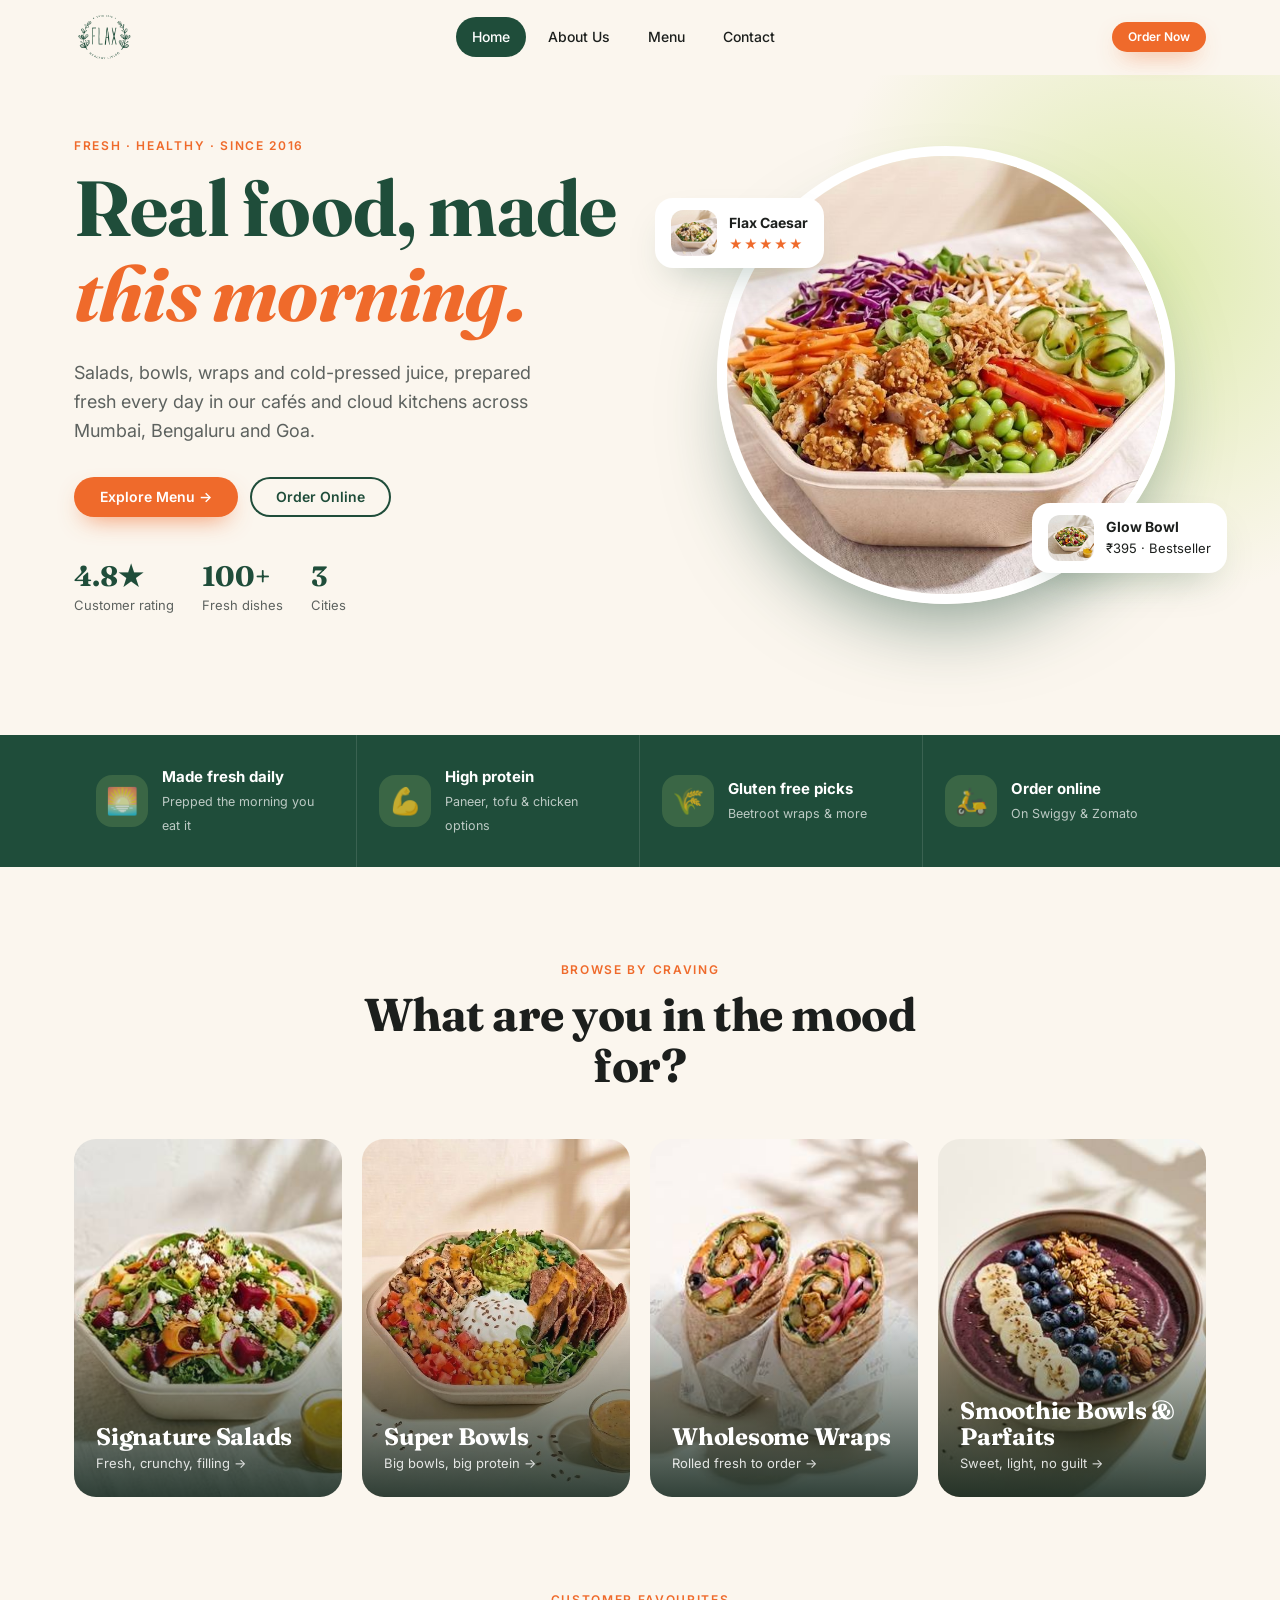
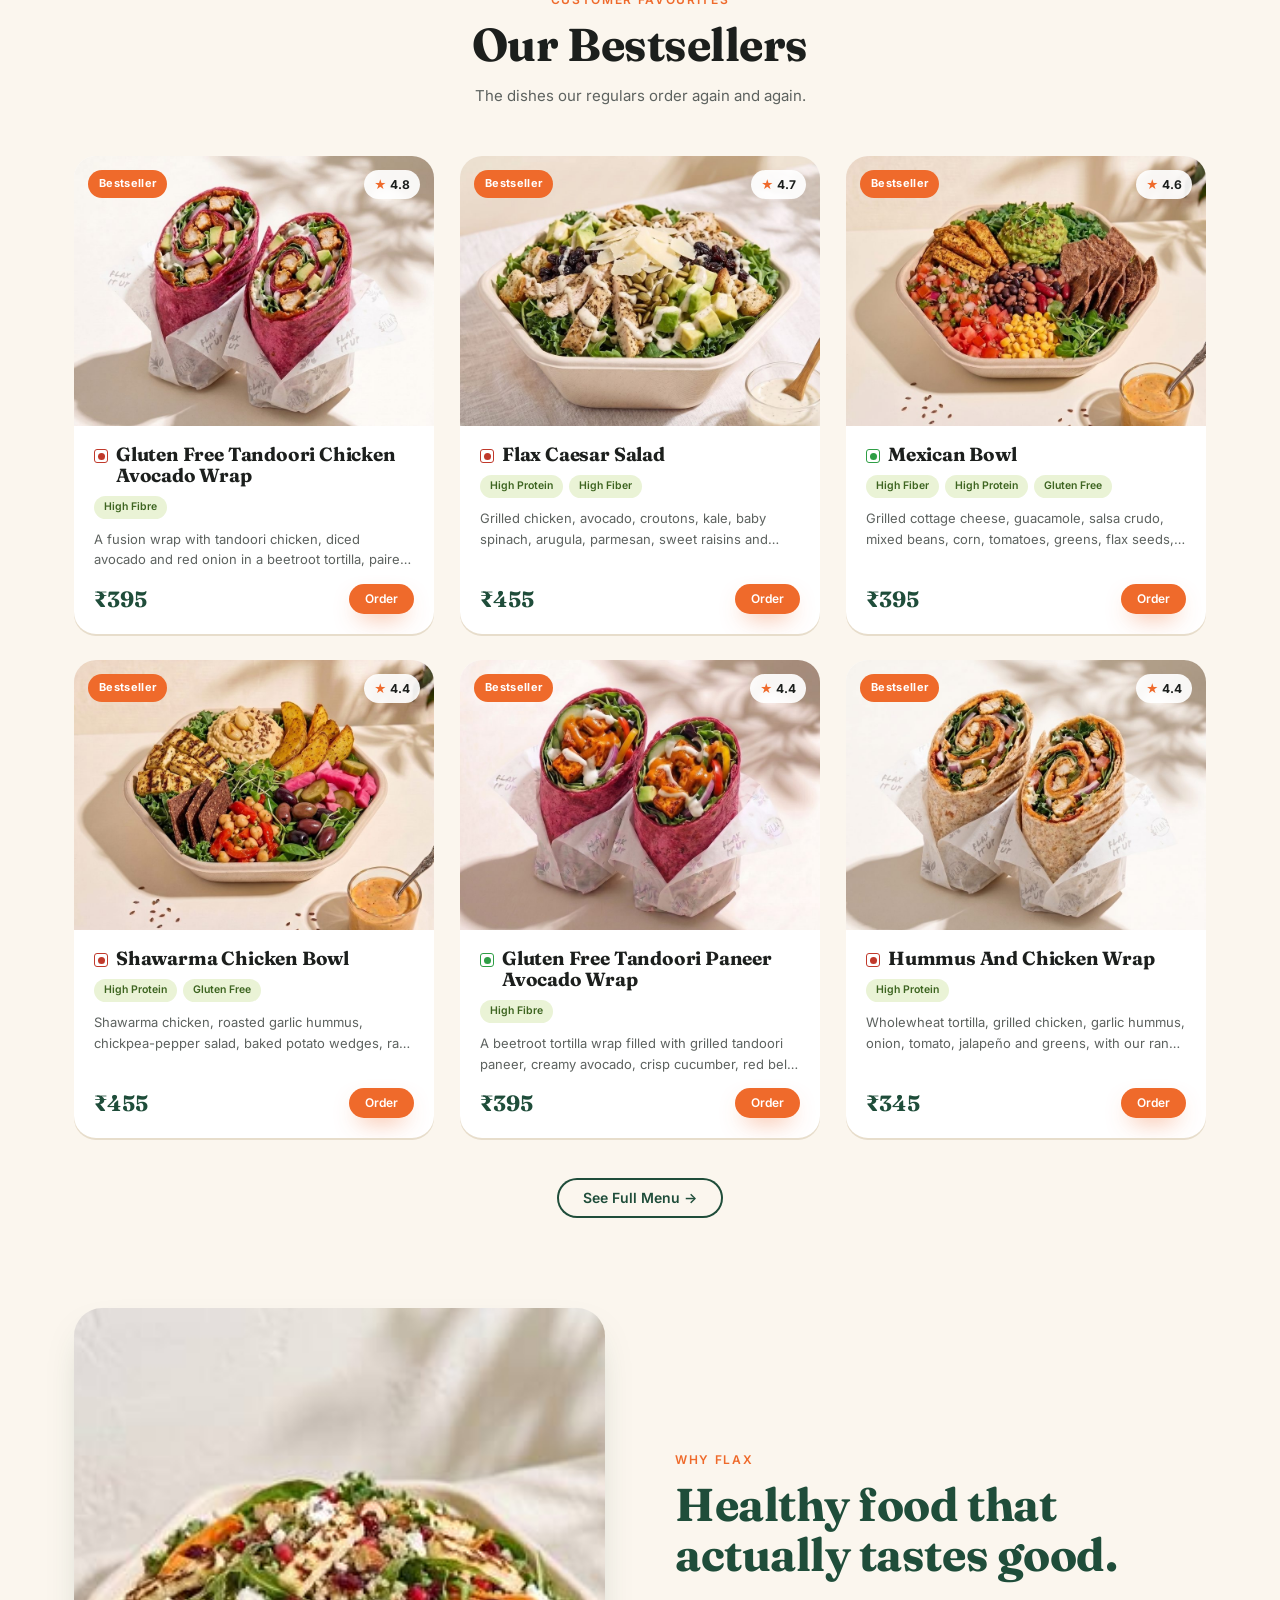
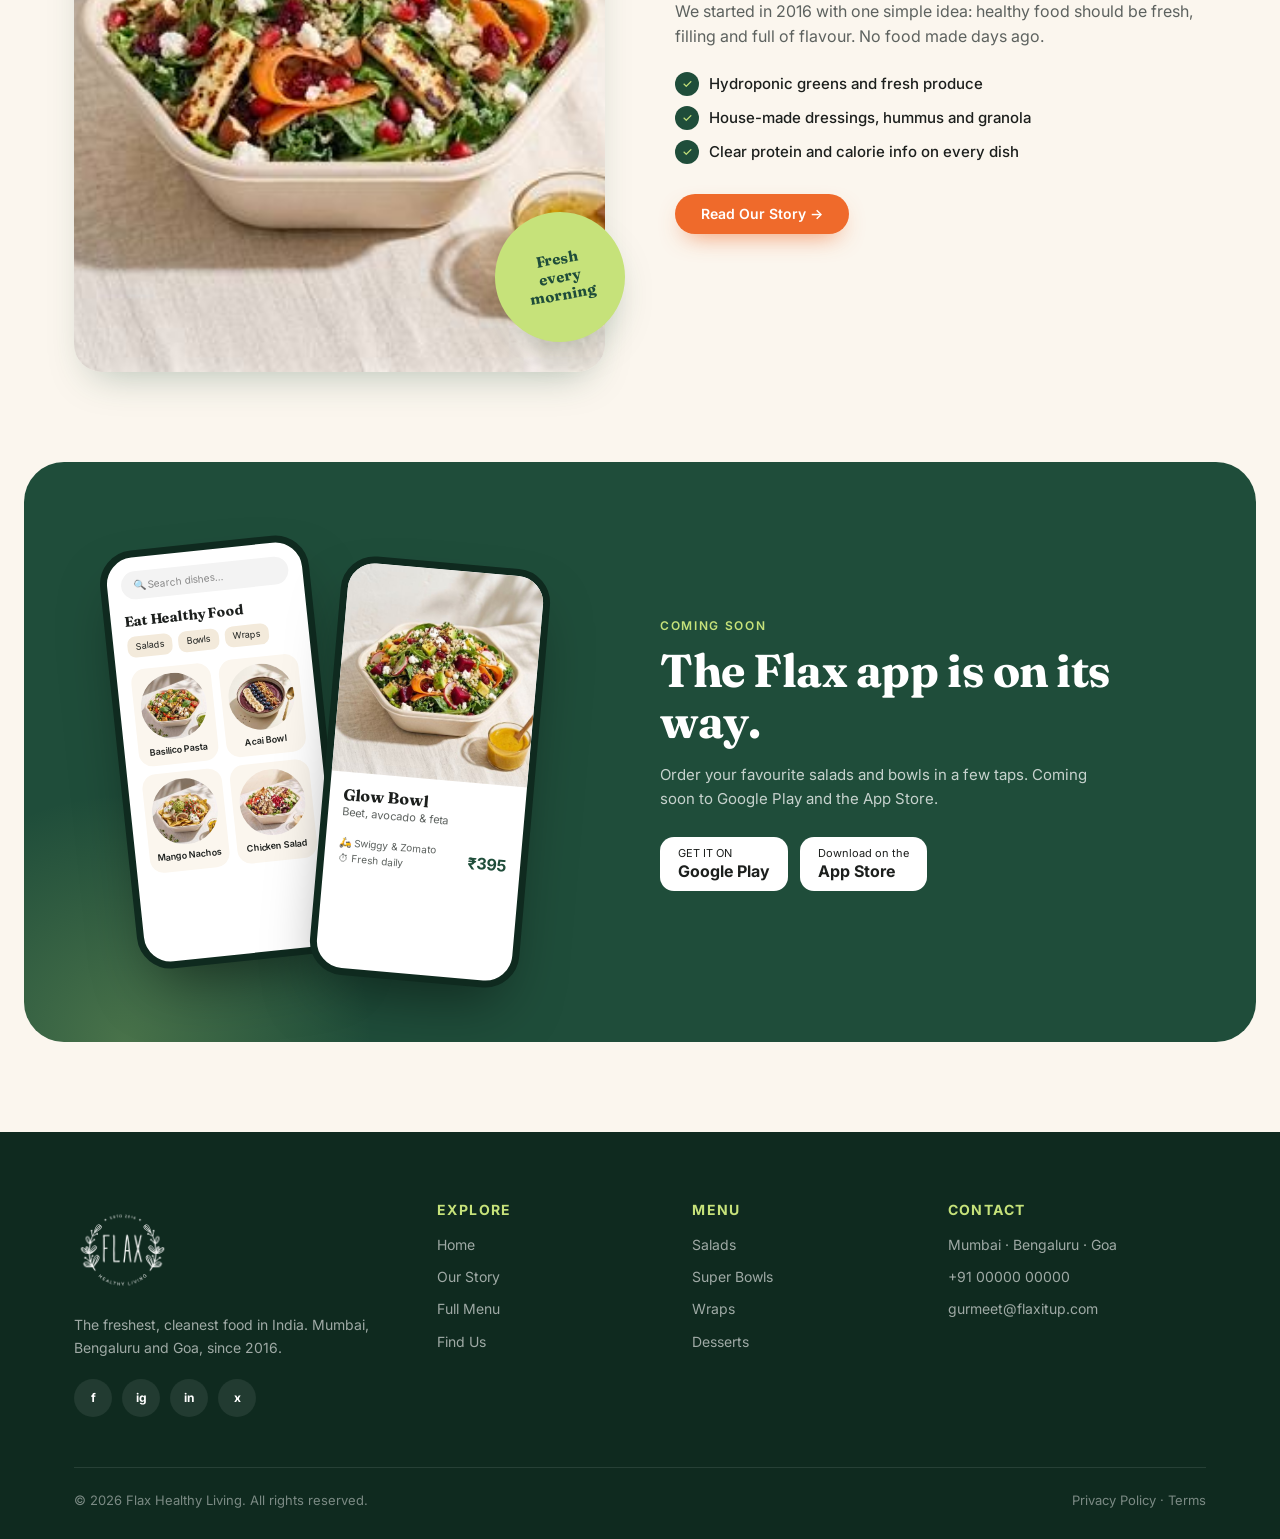
<file: index.html>
<!DOCTYPE html>
<html lang="en">
<head>
<meta charset="UTF-8">
<meta name="viewport" content="width=device-width, initial-scale=1, viewport-fit=cover">
<title>Flax Healthy Living – Fresh food, made this morning</title>
<link rel="preconnect" href="https://fonts.googleapis.com">
<link rel="preconnect" href="https://fonts.gstatic.com" crossorigin>
<link href="https://fonts.googleapis.com/css2?family=Fraunces:ital,opsz,wght@0,9..144,600;0,9..144,700;1,9..144,600&family=Inter:wght@400;500;600;700&display=swap" rel="stylesheet">
<link rel="stylesheet" href="css/style.css">
</head>
<body>
<header class="site-head">
  <div class="wrap nav">
    <a class="logo" href="index.html"><img src="images/logo-green.png" alt="Flax Healthy Living"></a>
    <ul class="links" id="links"><li><a href="index.html" class="active" aria-current="page">Home</a></li><li><a href="about.html">About Us</a></li><li><a href="menu.html">Menu</a></li><li><a href="contact.html">Contact</a></li></ul>
    <div class="head-cta">
      <button class="btn sm order-open" type="button">Order Now</button>
      <button class="burger" type="button" aria-label="Open menu" aria-controls="links" aria-expanded="false">☰</button>
    </div>
  </div>
</header>
<main>

<section class="hero">
  <div class="wrap hero-grid">
    <div>
      <span class="eyebrow">Fresh · Healthy · Since 2016</span>
      <h1>Real food, made <em>this morning.</em></h1>
      <p class="lead">Salads, bowls, wraps and cold-pressed juice, prepared fresh every day in our cafés and cloud kitchens across Mumbai, Bengaluru and Goa.</p>
      <div class="ctas"><a class="btn" href="menu.html">Explore Menu →</a><button class="btn ghost order-open" type="button">Order Online</button></div>
      <div class="trust"><div><b>4.8★</b><span>Customer rating</span></div><div><b>100+</b><span>Fresh dishes</span></div><div><b>3</b><span>Cities</span></div></div>
    </div>
    <div class="hero-art">
      <div class="main"><img src="images/chicken-korean-sesame-salad.jpg" alt="Chicken Korean Sesame Salad"></div>
      <div class="float f1"><img src="images/flax-caesar-salad.jpg" alt=""><div><b>Flax Caesar</b><span class="stars">★★★★★</span></div></div>
      <div class="float f2"><img src="images/glow-bowl.jpg" alt=""><div><b>Glow Bowl</b>₹395 · Bestseller</div></div>
    </div>
  </div>
</section>

<div class="strip"><div class="wrap">
  <div class="f"><span class="ic">🌅</span><div><b>Made fresh daily</b><span>Prepped the morning you eat it</span></div></div>
  <div class="f"><span class="ic">💪</span><div><b>High protein</b><span>Paneer, tofu &amp; chicken options</span></div></div>
  <div class="f"><span class="ic">🌾</span><div><b>Gluten free picks</b><span>Beetroot wraps &amp; more</span></div></div>
  <div class="f"><span class="ic">🛵</span><div><b>Order online</b><span>On Swiggy &amp; Zomato</span></div></div>
</div></div>

<section>
  <div class="wrap">
    <div class="sec-head reveal"><span class="eyebrow">Browse by craving</span><h2>What are you in the mood for?</h2></div>
    <div class="cats"><a class="cat-tile reveal" href="menu.html#signature-salads"><img src="images/glow-bowl.jpg" alt="" loading="lazy"><div><h3>Signature Salads</h3><span>Fresh, crunchy, filling →</span></div></a><a class="cat-tile reveal" href="menu.html#super-bowls"><img src="images/chicken-smoky-chipotle-bowl.jpg" alt="" loading="lazy"><div><h3>Super Bowls</h3><span>Big bowls, big protein →</span></div></a><a class="cat-tile reveal" href="menu.html#wholesome-wraps"><img src="images/shawarma-chicken-wrap.jpg" alt="" loading="lazy"><div><h3>Wholesome Wraps</h3><span>Rolled fresh to order →</span></div></a><a class="cat-tile reveal" href="menu.html#smoothie-bowls-parfaits"><img src="images/acai-smoothie-bowl.jpg" alt="" loading="lazy"><div><h3>Smoothie Bowls & Parfaits</h3><span>Sweet, light, no guilt →</span></div></a></div>
  </div>
</section>

<section style="padding-top:0">
  <div class="wrap">
    <div class="sec-head reveal"><span class="eyebrow">Customer favourites</span><h2>Our Bestsellers</h2><p>The dishes our regulars order again and again.</p></div>
    <div class="cards" id="best-root"></div>
    <div style="text-align:center;margin-top:40px"><a class="btn ghost" href="menu.html">See Full Menu →</a></div>
  </div>
</section>

<section style="padding-top:0">
  <div class="wrap split">
    <div class="art reveal"><img src="images/summer-refresh-salad.jpg" alt="Summer Refresh Salad" loading="lazy"><div class="stamp">Fresh<br>every<br>morning</div></div>
    <div class="reveal">
      <span class="eyebrow">Why Flax</span>
      <h2>Healthy food that actually tastes good.</h2>
      <p>We started in 2016 with one simple idea: healthy food should be fresh, filling and full of flavour. No food made days ago.</p>
      <ul class="checks"><li>Hydroponic greens and fresh produce</li><li>House-made dressings, hummus and granola</li><li>Clear protein and calorie info on every dish</li></ul>
      <a class="btn" href="about.html">Read Our Story →</a>
    </div>
  </div>
</section>

<div class="app">
  <div class="wrap app-grid">
    <div class="phones" aria-hidden="true">
      <div class="phone a"><div class="bar">🔍 Search dishes…</div><h4>Eat Healthy Food</h4>
        <div class="chips"><span>Salads</span><span>Bowls</span><span>Wraps</span></div>
        <div class="grid2"><div><img src="images/app-basilico-pasta-thumb.jpg" alt="">Basilico Pasta</div><div><img src="images/app-acai-bowl-thumb.jpg" alt="">Acai Bowl</div><div><img src="images/app-mango-nachos-thumb.jpg" alt="">Mango Nachos</div><div><img src="images/app-chicken-salad-thumb.jpg" alt="">Chicken Salad</div></div></div>
      <div class="phone b"><img class="big" src="images/app-glow-bowl.jpg" alt=""><div class="info"><b>Glow Bowl</b>Beet, avocado &amp; feta<div class="meta"><span>🛵 Swiggy &amp; Zomato<br>⏱ Fresh daily</span><strong>₹395</strong></div></div></div>
    </div>
    <div>
      <span class="eyebrow" style="color:var(--lime)">Coming soon</span>
      <h2>The Flax app is on its way.</h2>
      <p>Order your favourite salads and bowls in a few taps. Coming soon to Google Play and the App Store.</p>
      <div class="stores"><div class="store">GET IT ON<b>Google Play</b></div><div class="store">Download on the<b>App Store</b></div></div>
    </div>
  </div>
</div>

</main>
<footer>
  <div class="wrap">
    <div class="f-grid">
      <div><a class="logo" href="index.html"><img src="images/logo-white.png" alt="Flax Healthy Living" style="height:96px"></a>
        <p>The freshest, cleanest food in India. Mumbai, Bengaluru and Goa, since 2016.</p>
        <div class="social"><a href="#" aria-label="Facebook">f</a><a href="#" aria-label="Instagram">ig</a><a href="#" aria-label="LinkedIn">in</a><a href="#" aria-label="X">x</a></div></div>
      <div><h4>Explore</h4><ul><li><a href="index.html">Home</a></li><li><a href="about.html">Our Story</a></li><li><a href="menu.html">Full Menu</a></li><li><a href="contact.html">Find Us</a></li></ul></div>
      <div><h4>Menu</h4><ul><li><a href="menu.html#signature-salads">Salads</a></li><li><a href="menu.html#super-bowls">Super Bowls</a></li><li><a href="menu.html#wholesome-wraps">Wraps</a></li><li><a href="menu.html#healthy-desserts">Desserts</a></li></ul></div>
      <div><h4>Contact</h4><ul><li>Mumbai · Bengaluru · Goa</li><li>+91 00000 00000</li><li>gurmeet@flaxitup.com</li></ul></div>
    </div>
    <div class="copy"><span>© 2026 Flax Healthy Living. All rights reserved.</span><span>Privacy Policy · Terms</span></div>
  </div>
</footer>
<div class="modal" id="order-modal" hidden>
  <div class="modal-box" role="dialog" aria-modal="true" aria-labelledby="om-title">
    <button class="modal-x" type="button" aria-label="Close">✕</button>
    <h3 id="om-title">Order Flax</h3>
    <p>Order Flax on Swiggy or Zomato. Open the app, choose the Flax outlet nearest to you and place your order.</p>
    <div class="order-btns"><a class="sw" href="https://www.swiggy.com/city/mumbai/flax-healthy-living-n-m-joshi-marg-parel-rest39199" target="_blank" rel="noopener">Order on Swiggy</a><a class="zo" href="https://www.zomato.com/mumbai/flax-healthy-living-santacruz-east/order" target="_blank" rel="noopener">Order on Zomato</a></div>
  </div>
</div>
<script src="js/data.js"></script>
<script src="js/main.js"></script>
</body>
</html>
</file>
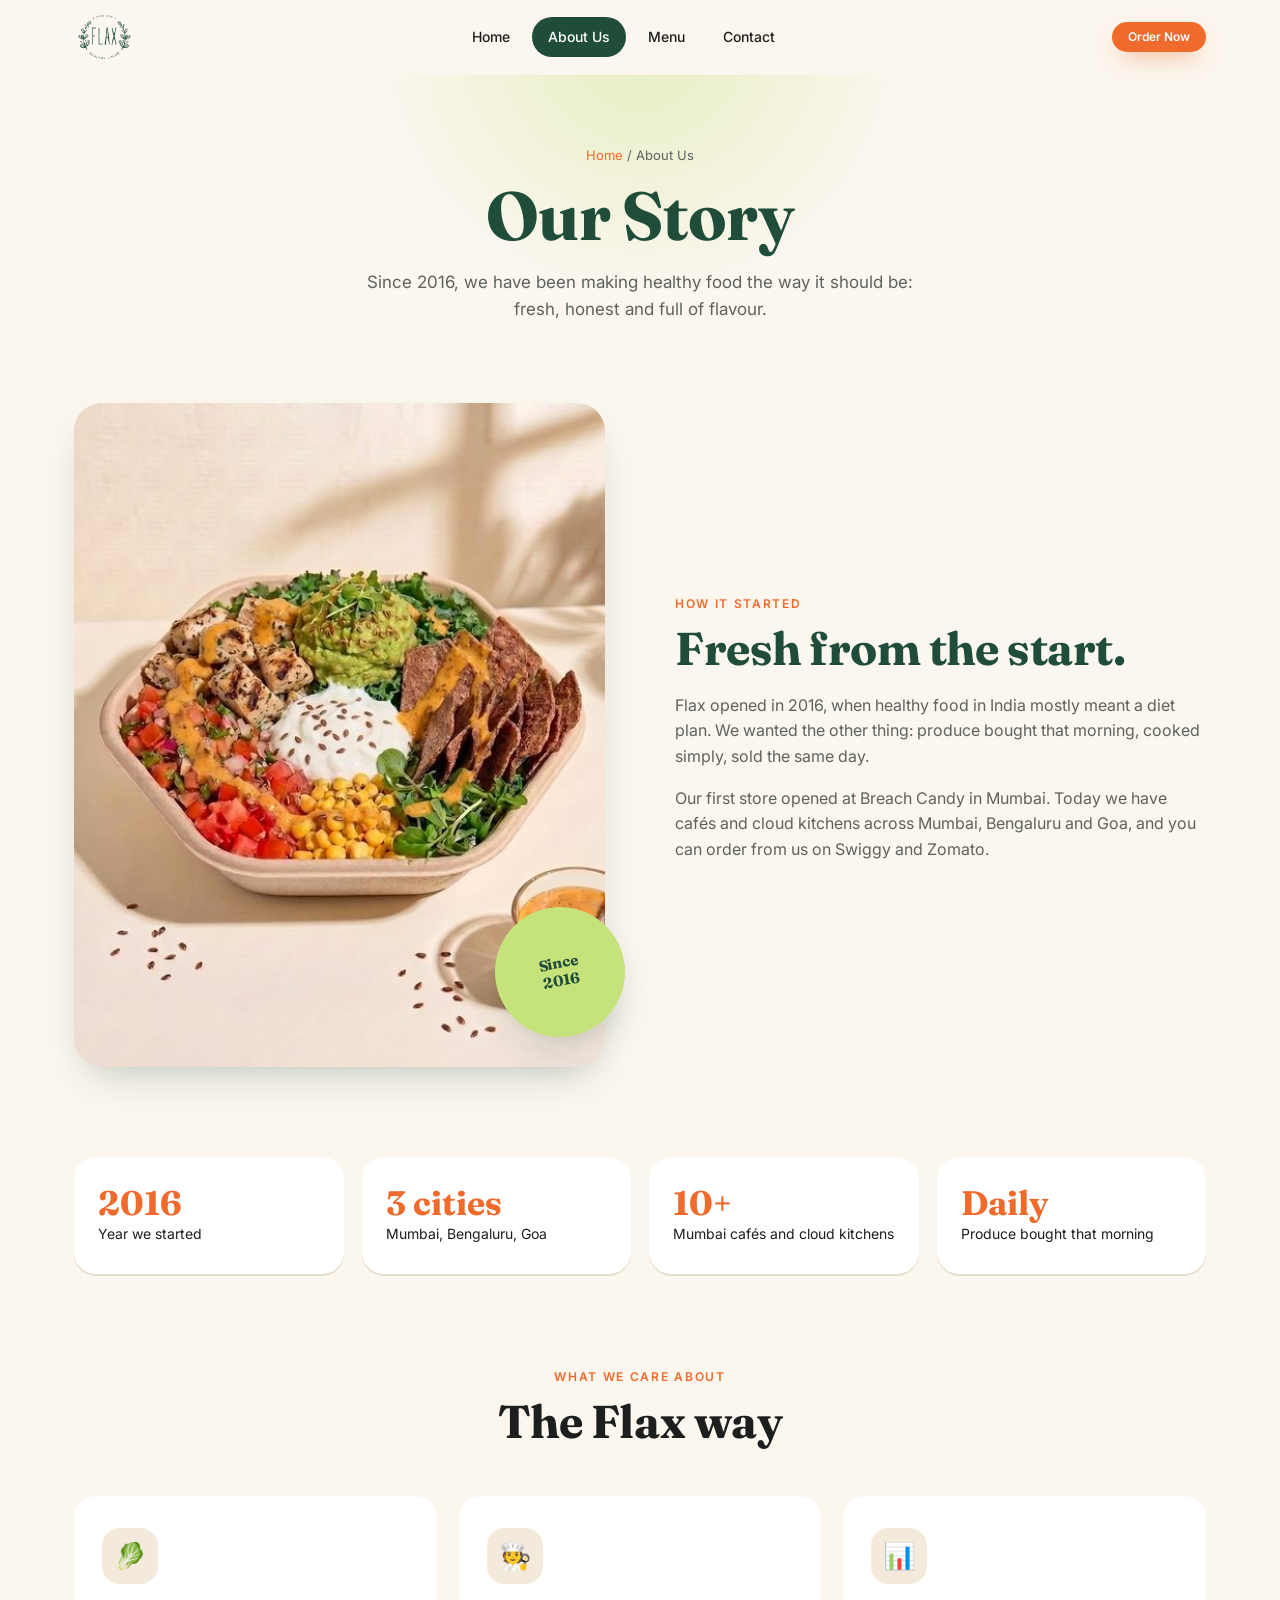
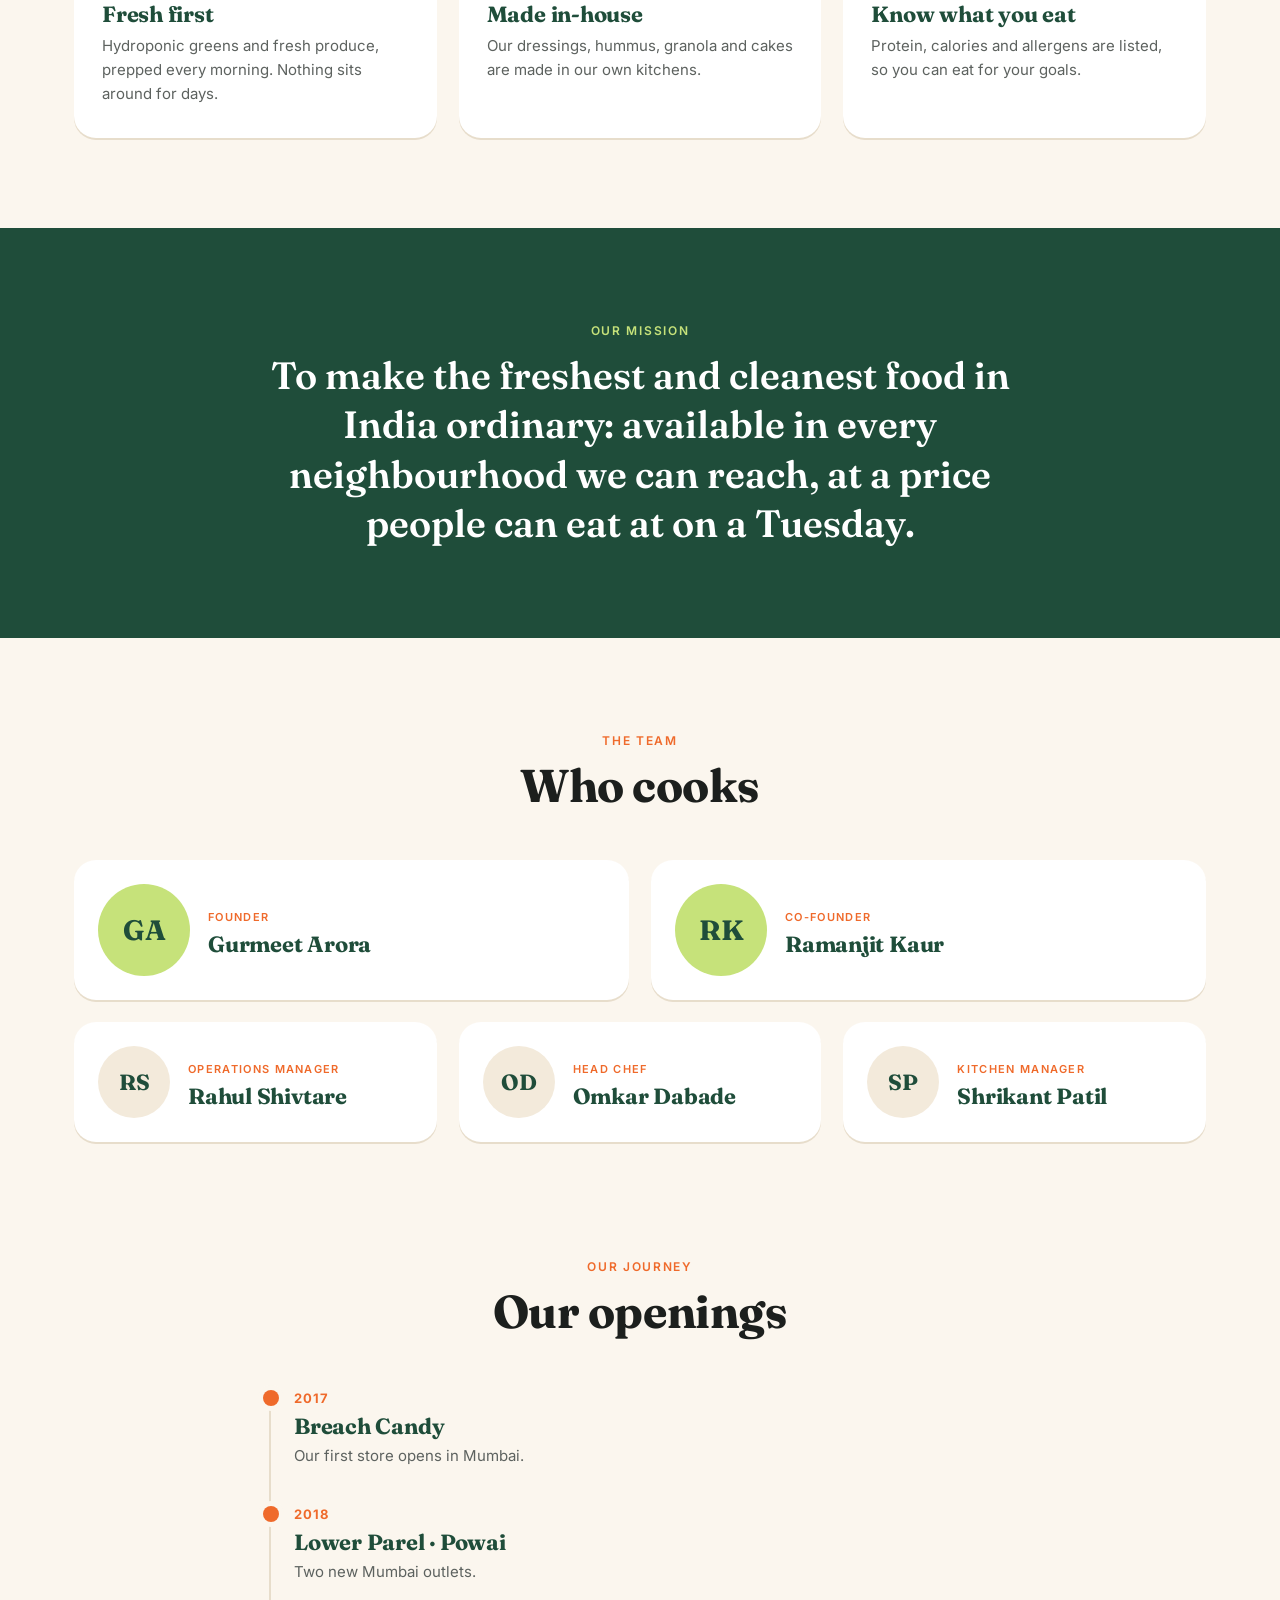
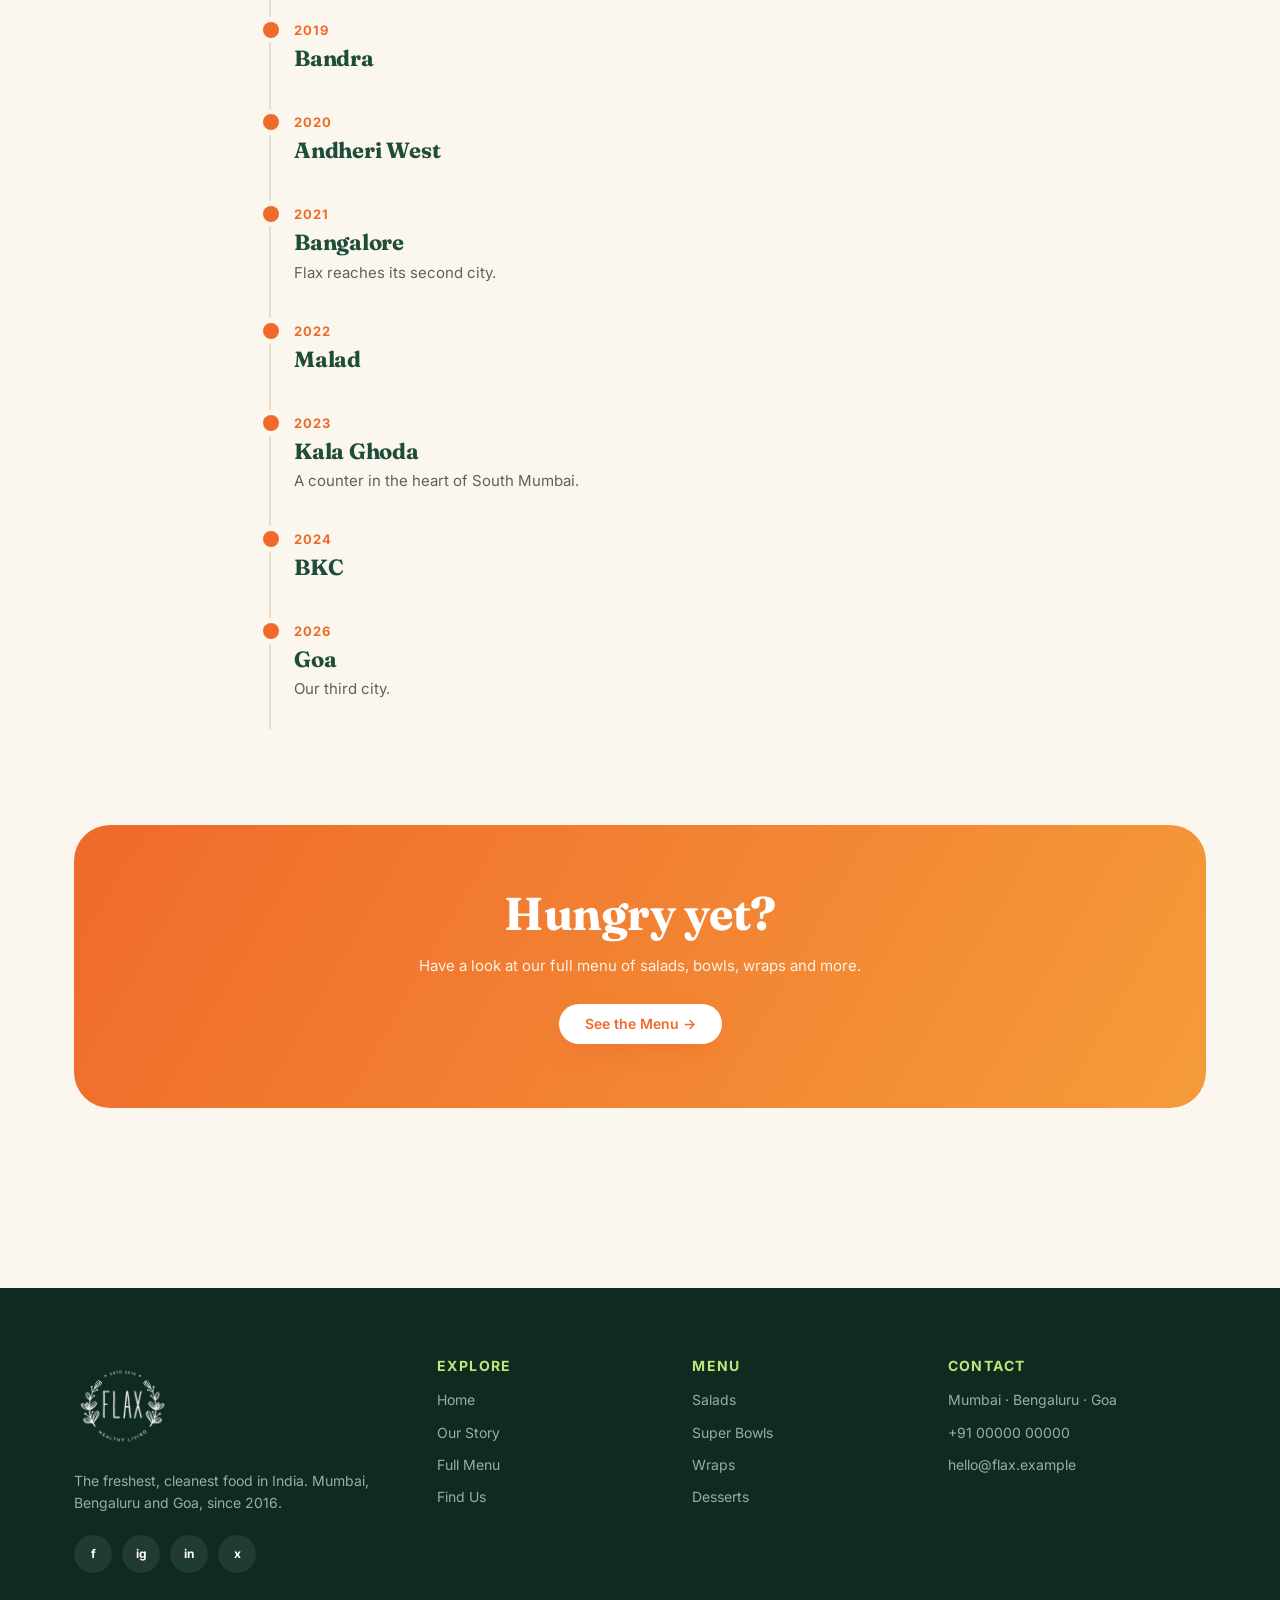
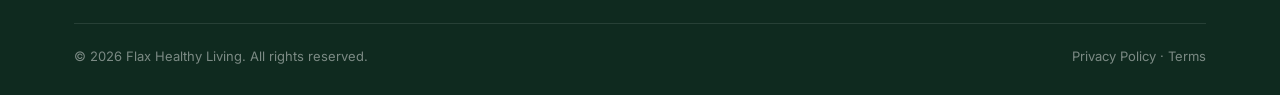
<file: about.html>
<!DOCTYPE html>
<html lang="en">
<head>
<meta charset="UTF-8">
<meta name="viewport" content="width=device-width, initial-scale=1, viewport-fit=cover">
<title>About Us – Flax Healthy Living</title>
<link rel="preconnect" href="https://fonts.googleapis.com">
<link rel="preconnect" href="https://fonts.gstatic.com" crossorigin>
<link href="https://fonts.googleapis.com/css2?family=Fraunces:ital,opsz,wght@0,9..144,600;0,9..144,700;1,9..144,600&family=Inter:wght@400;500;600;700&display=swap" rel="stylesheet">
<link rel="stylesheet" href="css/style.css">
</head>
<body>
<header class="site-head">
  <div class="wrap nav">
    <a class="logo" href="index.html"><img src="images/logo-green.png" alt="Flax Healthy Living"></a>
    <ul class="links" id="links"><li><a href="index.html">Home</a></li><li><a href="about.html" class="active" aria-current="page">About Us</a></li><li><a href="menu.html">Menu</a></li><li><a href="contact.html">Contact</a></li></ul>
    <div class="head-cta">
      <button class="btn sm order-open" type="button">Order Now</button>
      <button class="burger" type="button" aria-label="Open menu" aria-controls="links" aria-expanded="false">☰</button>
    </div>
  </div>
</header>
<main>

<section class="page-hero">
  <div class="wrap"><div class="crumbs"><a href="index.html">Home</a> / About Us</div>
  <h1>Our Story</h1><p>Since 2016, we have been making healthy food the way it should be: fresh, honest and full of flavour.</p></div>
</section>

<section style="padding-top:20px">
  <div class="wrap split">
    <div class="art reveal"><img src="images/chicken-smoky-chipotle-bowl.jpg" alt="Chicken Smoky Chipotle Bowl" loading="lazy"><div class="stamp">Since<br>2016</div></div>
    <div class="reveal">
      <span class="eyebrow">How it started</span>
      <h2>Fresh from the start.</h2>
      <p>Flax opened in 2016, when healthy food in India mostly meant a diet plan. We wanted the other thing: produce bought that morning, cooked simply, sold the same day.</p>
      <p>Our first store opened at Breach Candy in Mumbai. Today we have cafés and cloud kitchens across Mumbai, Bengaluru and Goa, and you can order from us on Swiggy and Zomato.</p>
    </div>
  </div>
</section>

<section style="padding-top:0">
  <div class="wrap facts">
    <div class="reveal"><b>2016</b><span>Year we started</span></div>
    <div class="reveal"><b>3 cities</b><span>Mumbai, Bengaluru, Goa</span></div>
    <div class="reveal"><b>10+</b><span>Mumbai cafés and cloud kitchens</span></div>
    <div class="reveal"><b>Daily</b><span>Produce bought that morning</span></div>
  </div>
</section>

<section style="padding-top:0">
  <div class="wrap">
    <div class="sec-head reveal"><span class="eyebrow">What we care about</span><h2>The Flax way</h2></div>
    <div class="values">
      <div class="value reveal"><div class="ic">🥬</div><h3>Fresh first</h3><p>Hydroponic greens and fresh produce, prepped every morning. Nothing sits around for days.</p></div>
      <div class="value reveal"><div class="ic">🧑‍🍳</div><h3>Made in-house</h3><p>Our dressings, hummus, granola and cakes are made in our own kitchens.</p></div>
      <div class="value reveal"><div class="ic">📊</div><h3>Know what you eat</h3><p>Protein, calories and allergens are listed, so you can eat for your goals.</p></div>
    </div>
  </div>
</section>


<section class="mission">
  <div class="wrap reveal"><span class="eyebrow" style="color:var(--lime)">Our mission</span>
  <blockquote>To make the freshest and cleanest food in India ordinary: available in every neighbourhood we can reach, at a price people can eat at on a Tuesday.</blockquote></div>
</section>

<section>
  <div class="wrap">
    <div class="sec-head reveal"><span class="eyebrow">The team</span><h2>Who cooks</h2></div>
    <div class="team founders">
      <div class="member reveal"><div class="av">GA</div><div><small>Founder</small><h3>Gurmeet Arora</h3></div></div>
      <div class="member reveal"><div class="av">RK</div><div><small>Co-founder</small><h3>Ramanjit Kaur</h3></div></div>
    </div>
    <div class="team leads">
      <div class="member reveal"><div class="av">RS</div><div><small>Operations Manager</small><h3>Rahul Shivtare</h3></div></div>
      <div class="member reveal"><div class="av">OD</div><div><small>Head Chef</small><h3>Omkar Dabade</h3></div></div>
      <div class="member reveal"><div class="av">SP</div><div><small>Kitchen Manager</small><h3>Shrikant Patil</h3></div></div>
    </div>
  </div>
</section>
<section style="padding-top:0">
  <div class="wrap">
    <div class="sec-head reveal"><span class="eyebrow">Our journey</span><h2>Our openings</h2></div>
    <div class="timeline">
      <div class="tl reveal"><b>2017</b><h3>Breach Candy</h3><p>Our first store opens in Mumbai.</p></div>
      <div class="tl reveal"><b>2018</b><h3>Lower Parel · Powai</h3><p>Two new Mumbai outlets.</p></div>
      <div class="tl reveal"><b>2019</b><h3>Bandra</h3></div>
      <div class="tl reveal"><b>2020</b><h3>Andheri West</h3></div>
      <div class="tl reveal"><b>2021</b><h3>Bangalore</h3><p>Flax reaches its second city.</p></div>
      <div class="tl reveal"><b>2022</b><h3>Malad</h3></div>
      <div class="tl reveal"><b>2023</b><h3>Kala Ghoda</h3><p>A counter in the heart of South Mumbai.</p></div>
      <div class="tl reveal"><b>2024</b><h3>BKC</h3></div>
      <div class="tl reveal"><b>2026</b><h3>Goa</h3><p>Our third city.</p></div>
    </div>
  </div>
</section>

<section class="cta-band" style="padding-top:0">
  <div class="wrap"><div class="box reveal"><h2>Hungry yet?</h2><p>Have a look at our full menu of salads, bowls, wraps and more.</p><a class="btn" href="menu.html">See the Menu →</a></div></div>
</section>

</main>
<footer>
  <div class="wrap">
    <div class="f-grid">
      <div><a class="logo" href="index.html"><img src="images/logo-white.png" alt="Flax Healthy Living" style="height:96px"></a>
        <p>The freshest, cleanest food in India. Mumbai, Bengaluru and Goa, since 2016.</p>
        <div class="social"><a href="#" aria-label="Facebook">f</a><a href="#" aria-label="Instagram">ig</a><a href="#" aria-label="LinkedIn">in</a><a href="#" aria-label="X">x</a></div></div>
      <div><h4>Explore</h4><ul><li><a href="index.html">Home</a></li><li><a href="about.html">Our Story</a></li><li><a href="menu.html">Full Menu</a></li><li><a href="contact.html">Find Us</a></li></ul></div>
      <div><h4>Menu</h4><ul><li><a href="menu.html#signature-salads">Salads</a></li><li><a href="menu.html#super-bowls">Super Bowls</a></li><li><a href="menu.html#wholesome-wraps">Wraps</a></li><li><a href="menu.html#healthy-desserts">Desserts</a></li></ul></div>
      <div><h4>Contact</h4><ul><li>Mumbai · Bengaluru · Goa</li><li>+91 00000 00000</li><li>hello@flax.example</li></ul></div>
    </div>
    <div class="copy"><span>© 2026 Flax Healthy Living. All rights reserved.</span><span>Privacy Policy · Terms</span></div>
  </div>
</footer>
<div class="modal" id="order-modal" hidden>
  <div class="modal-box" role="dialog" aria-modal="true" aria-labelledby="om-title">
    <button class="modal-x" type="button" aria-label="Close">✕</button>
    <h3 id="om-title">Order Flax</h3>
    <p>Order Flax on Swiggy or Zomato. Open the app, choose the Flax outlet nearest to you and place your order.</p>
    <div class="order-btns"><a class="sw" href="https://www.swiggy.com/city/mumbai/flax-healthy-living-n-m-joshi-marg-parel-rest39199" target="_blank" rel="noopener">Order on Swiggy</a><a class="zo" href="https://www.zomato.com/mumbai/flax-healthy-living-santacruz-east/order" target="_blank" rel="noopener">Order on Zomato</a></div>
  </div>
</div>
<script src="js/data.js"></script>
<script src="js/main.js"></script>
</body>
</html>
</file>
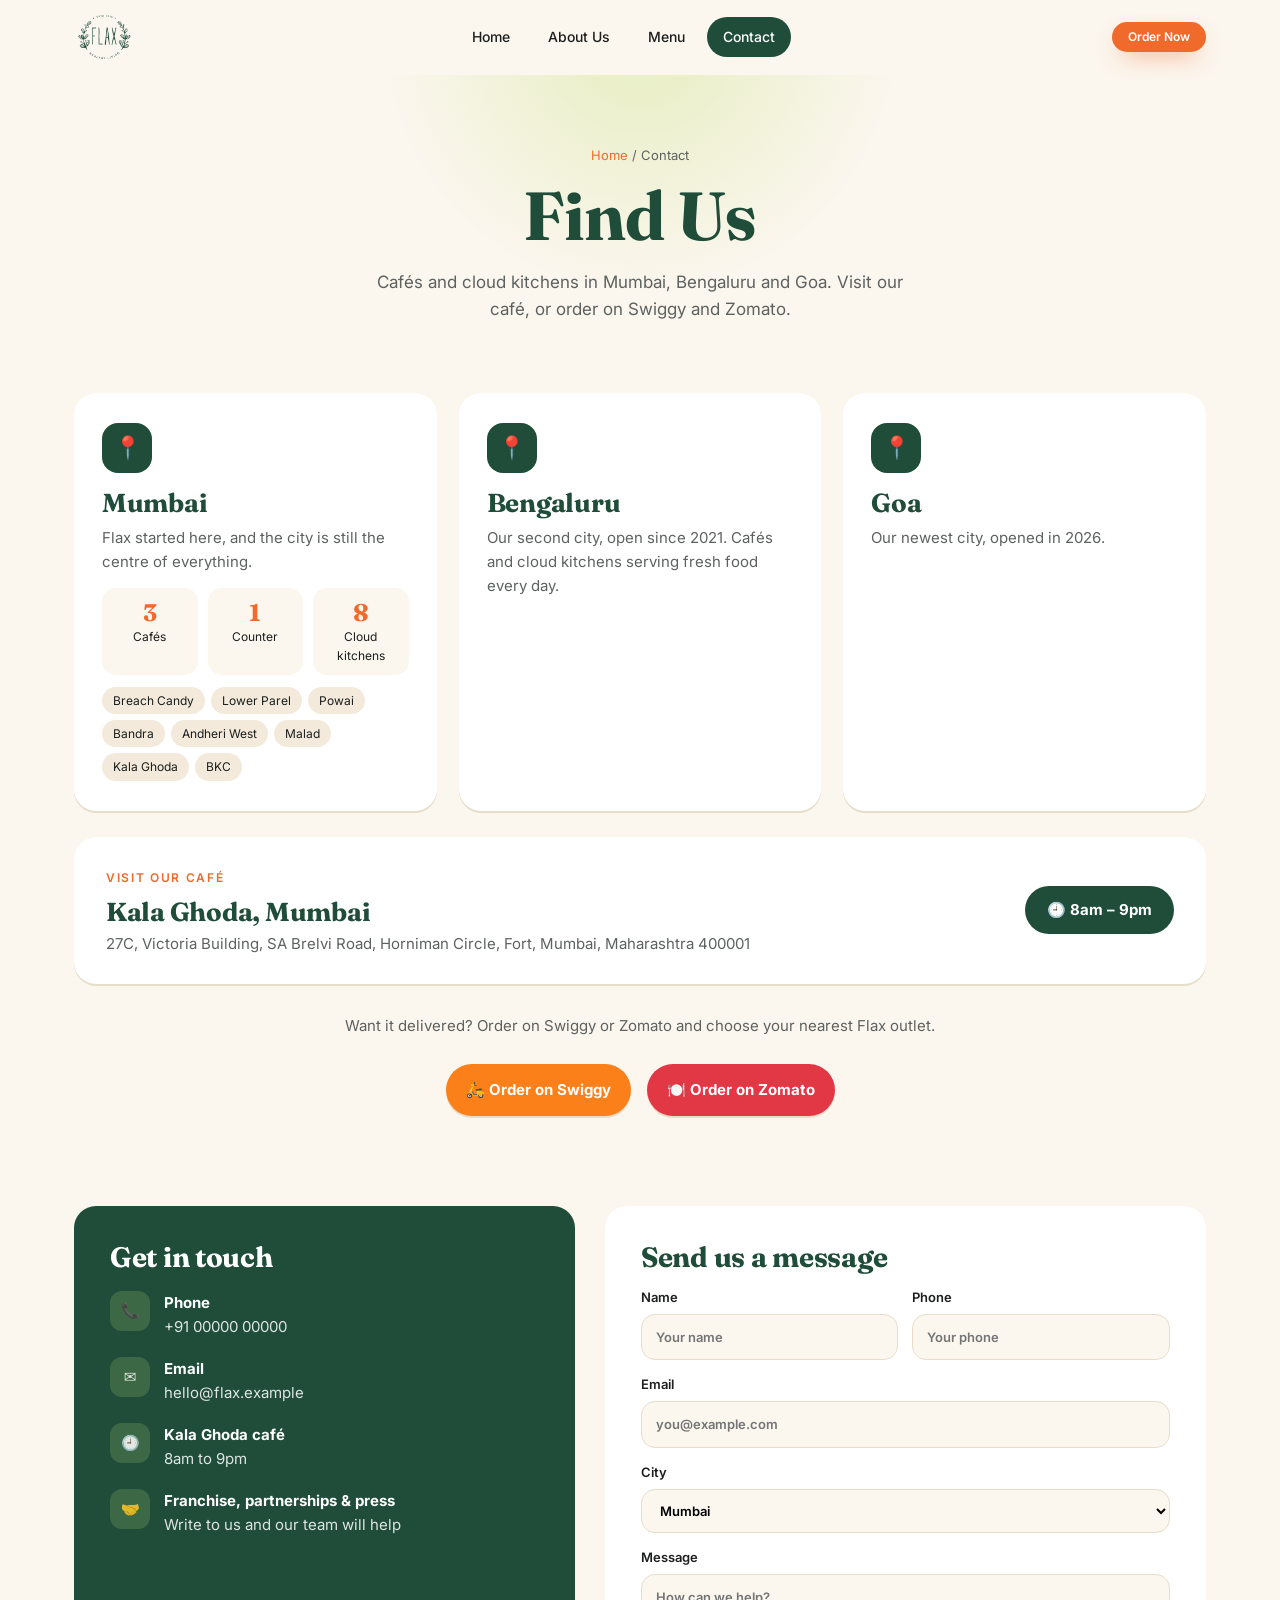
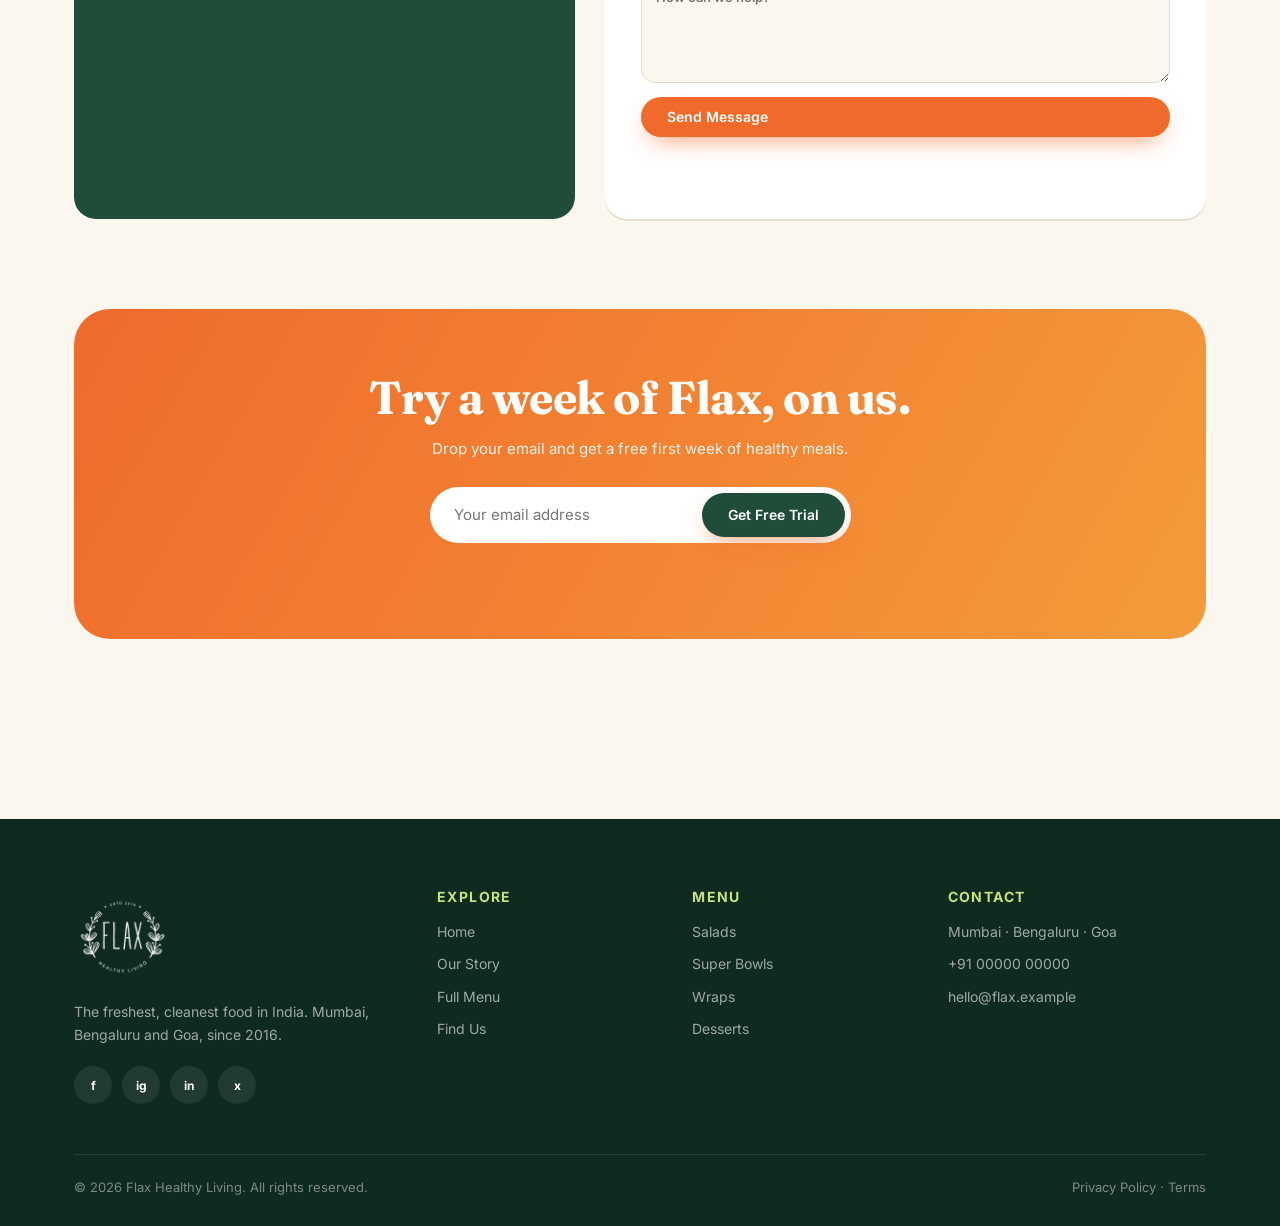
<file: contact.html>
<!DOCTYPE html>
<html lang="en">
<head>
<meta charset="UTF-8">
<meta name="viewport" content="width=device-width, initial-scale=1, viewport-fit=cover">
<title>Contact – Flax Healthy Living</title>
<link rel="preconnect" href="https://fonts.googleapis.com">
<link rel="preconnect" href="https://fonts.gstatic.com" crossorigin>
<link href="https://fonts.googleapis.com/css2?family=Fraunces:ital,opsz,wght@0,9..144,600;0,9..144,700;1,9..144,600&family=Inter:wght@400;500;600;700&display=swap" rel="stylesheet">
<link rel="stylesheet" href="css/style.css">
</head>
<body>
<header class="site-head">
  <div class="wrap nav">
    <a class="logo" href="index.html"><img src="images/logo-green.png" alt="Flax Healthy Living"></a>
    <ul class="links" id="links"><li><a href="index.html">Home</a></li><li><a href="about.html">About Us</a></li><li><a href="menu.html">Menu</a></li><li><a href="contact.html" class="active" aria-current="page">Contact</a></li></ul>
    <div class="head-cta">
      <button class="btn sm order-open" type="button">Order Now</button>
      <button class="burger" type="button" aria-label="Open menu" aria-controls="links" aria-expanded="false">☰</button>
    </div>
  </div>
</header>
<main>

<section class="page-hero">
  <div class="wrap"><div class="crumbs"><a href="index.html">Home</a> / Contact</div>
  <h1>Find Us</h1><p>Cafés and cloud kitchens in Mumbai, Bengaluru and Goa. Visit our café, or order on Swiggy and Zomato.</p></div>
</section>

<section style="padding-top:10px">
  <div class="wrap">
    <div class="cities">
      <div class="city reveal"><div class="pin">📍</div><h3>Mumbai</h3><p>Flax started here, and the city is still the centre of everything.</p>
        <div class="mini-stats"><div><b>3</b>Cafés</div><div><b>1</b>Counter</div><div><b>8</b>Cloud kitchens</div></div>
        <div class="areas"><span>Breach Candy</span><span>Lower Parel</span><span>Powai</span><span>Bandra</span><span>Andheri West</span><span>Malad</span><span>Kala Ghoda</span><span>BKC</span></div></div>
      <div class="city reveal"><div class="pin">📍</div><h3>Bengaluru</h3><p>Our second city, open since 2021. Cafés and cloud kitchens serving fresh food every day.</p></div>
      <div class="city reveal"><div class="pin">📍</div><h3>Goa</h3><p>Our newest city, opened in 2026.</p></div>
    </div>
    <div class="visit reveal"><div><span class="eyebrow">Visit our café</span><h3>Kala Ghoda, Mumbai</h3><p>27C, Victoria Building, SA Brelvi Road, Horniman Circle, Fort, Mumbai, Maharashtra 400001</p></div><div class="hrs">🕘 <b>8am – 9pm</b></div></div>
    <p class="reveal" style="text-align:center;margin-top:30px">Want it delivered? Order on Swiggy or Zomato and choose your nearest Flax outlet.</p><div class="order-on reveal"><a class="sw" href="https://www.swiggy.com/city/mumbai/flax-healthy-living-n-m-joshi-marg-parel-rest39199" target="_blank" rel="noopener">🛵 Order on Swiggy</a><a class="zo" href="https://www.zomato.com/mumbai/flax-healthy-living-santacruz-east/order" target="_blank" rel="noopener">🍽️ Order on Zomato</a></div>
  </div>
</section>

<section style="padding-top:0">
  <div class="wrap contact-grid">
    <div class="info-card reveal">
      <h3>Get in touch</h3>
      <ul>
        <li><i>📞</i><div><b>Phone</b>+91 00000 00000</div></li>
        <li><i>✉️</i><div><b>Email</b>hello@flax.example</div></li>
        <li><i>🕘</i><div><b>Kala Ghoda café</b>8am to 9pm</div></li>
        <li><i>🤝</i><div><b>Franchise, partnerships &amp; press</b>Write to us and our team will help</div></li>
      </ul>
    </div>
    <form class="form reveal" id="contact-form">
      <h3>Send us a message</h3>
      <div class="two"><label>Name<input required placeholder="Your name"></label><label>Phone<input type="tel" placeholder="Your phone"></label></div>
      <label>Email<input type="email" required placeholder="you@example.com"></label>
      <label>City<select><option>Mumbai</option><option>Bengaluru</option><option>Goa</option></select></label>
      <label>Message<textarea rows="4" placeholder="How can we help?"></textarea></label>
      <button class="btn" type="submit">Send Message</button>
      <div class="msg" id="form-msg" role="status" style="color:var(--green)"></div>
    </form>
  </div>
</section>

<section class="cta-band" style="padding-top:0">
  <div class="wrap"><div class="box reveal">
    <h2>Try a week of Flax, on us.</h2>
    <p>Drop your email and get a free first week of healthy meals.</p>
    <div class="sub-row"><input id="email" type="email" placeholder="Your email address" aria-label="Email address"><button class="btn" id="subscribe" type="button">Get Free Trial</button></div>
    <div class="msg" id="msg" role="status"></div>
  </div></div>
</section>

</main>
<footer>
  <div class="wrap">
    <div class="f-grid">
      <div><a class="logo" href="index.html"><img src="images/logo-white.png" alt="Flax Healthy Living" style="height:96px"></a>
        <p>The freshest, cleanest food in India. Mumbai, Bengaluru and Goa, since 2016.</p>
        <div class="social"><a href="#" aria-label="Facebook">f</a><a href="#" aria-label="Instagram">ig</a><a href="#" aria-label="LinkedIn">in</a><a href="#" aria-label="X">x</a></div></div>
      <div><h4>Explore</h4><ul><li><a href="index.html">Home</a></li><li><a href="about.html">Our Story</a></li><li><a href="menu.html">Full Menu</a></li><li><a href="contact.html">Find Us</a></li></ul></div>
      <div><h4>Menu</h4><ul><li><a href="menu.html#signature-salads">Salads</a></li><li><a href="menu.html#super-bowls">Super Bowls</a></li><li><a href="menu.html#wholesome-wraps">Wraps</a></li><li><a href="menu.html#healthy-desserts">Desserts</a></li></ul></div>
      <div><h4>Contact</h4><ul><li>Mumbai · Bengaluru · Goa</li><li>+91 00000 00000</li><li>hello@flax.example</li></ul></div>
    </div>
    <div class="copy"><span>© 2026 Flax Healthy Living. All rights reserved.</span><span>Privacy Policy · Terms</span></div>
  </div>
</footer>
<div class="modal" id="order-modal" hidden>
  <div class="modal-box" role="dialog" aria-modal="true" aria-labelledby="om-title">
    <button class="modal-x" type="button" aria-label="Close">✕</button>
    <h3 id="om-title">Order Flax</h3>
    <p>Order Flax on Swiggy or Zomato. Open the app, choose the Flax outlet nearest to you and place your order.</p>
    <div class="order-btns"><a class="sw" href="https://www.swiggy.com/city/mumbai/flax-healthy-living-n-m-joshi-marg-parel-rest39199" target="_blank" rel="noopener">Order on Swiggy</a><a class="zo" href="https://www.zomato.com/mumbai/flax-healthy-living-santacruz-east/order" target="_blank" rel="noopener">Order on Zomato</a></div>
  </div>
</div>
<script src="js/data.js"></script>
<script src="js/main.js"></script>
</body>
</html>
</file>
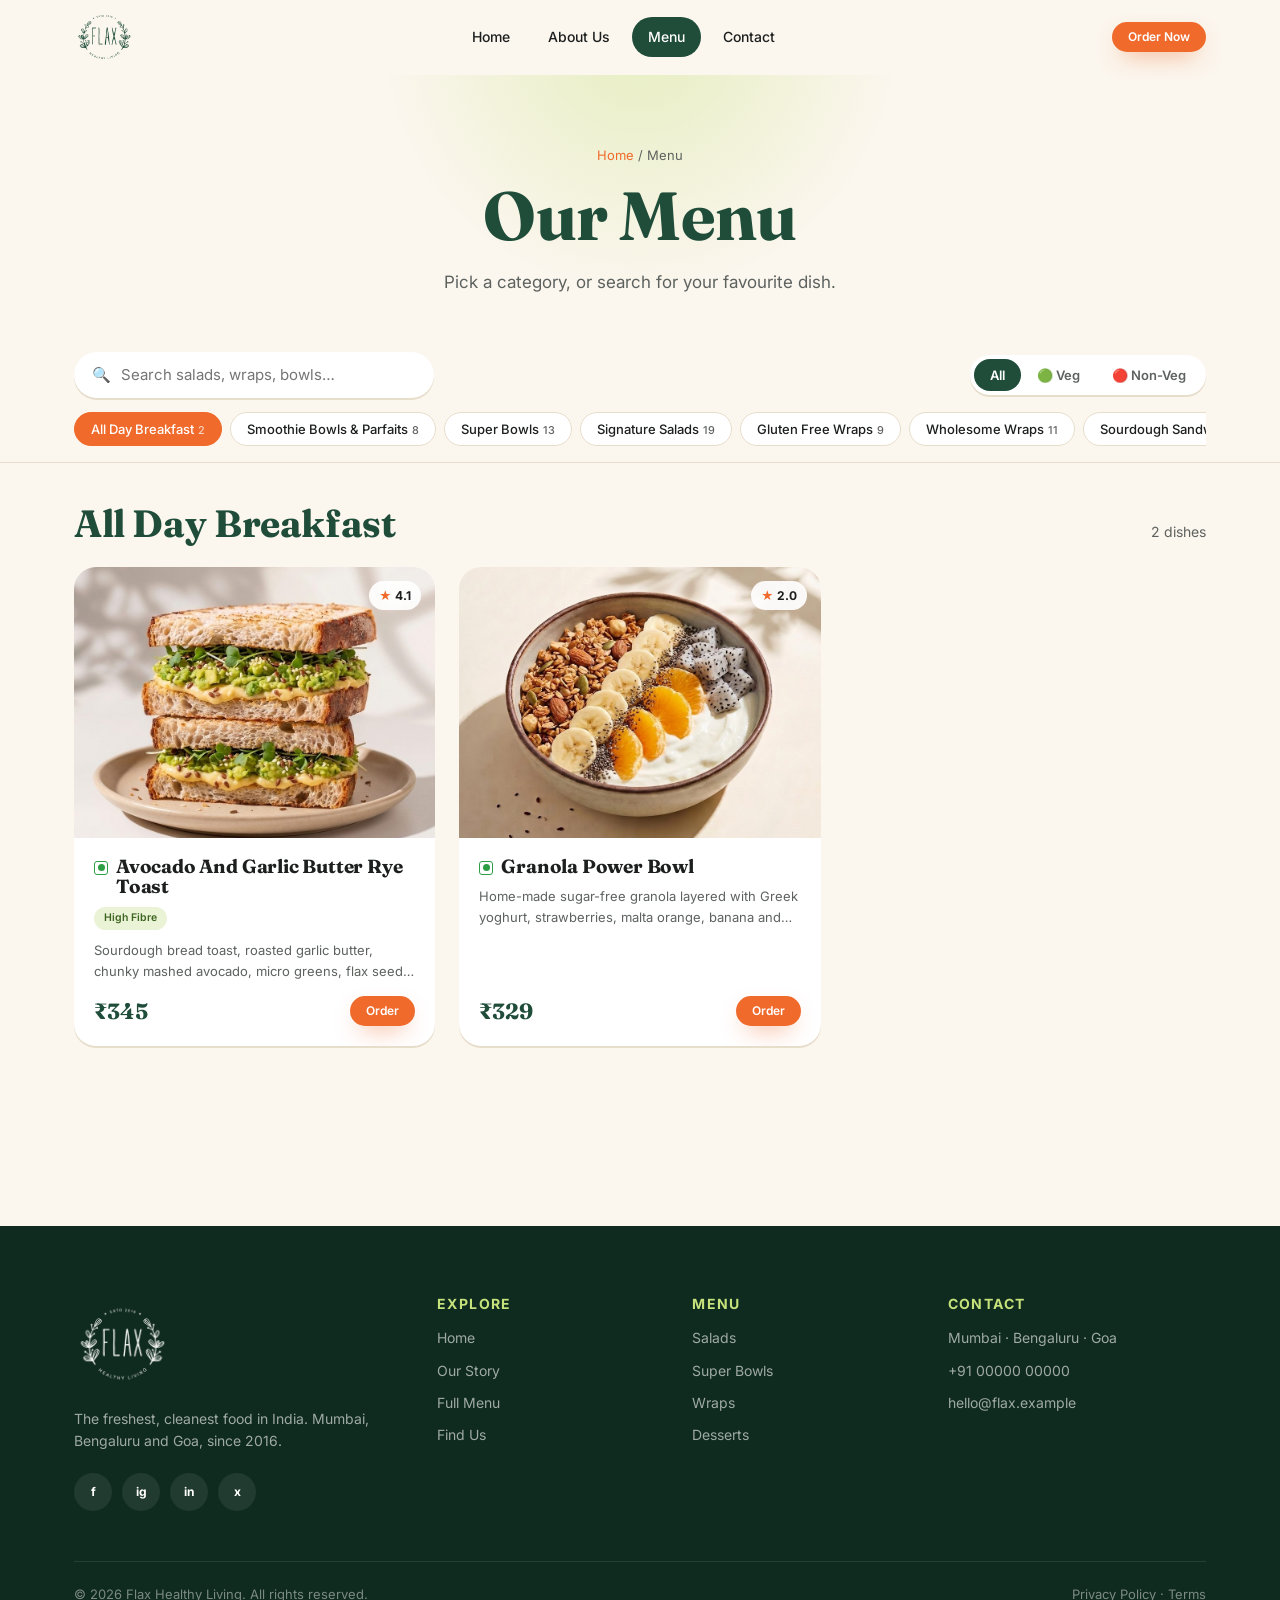
<file: menu.html>
<!DOCTYPE html>
<html lang="en">
<head>
<meta charset="UTF-8">
<meta name="viewport" content="width=device-width, initial-scale=1, viewport-fit=cover">
<title>Menu – Flax Healthy Living</title>
<link rel="preconnect" href="https://fonts.googleapis.com">
<link rel="preconnect" href="https://fonts.gstatic.com" crossorigin>
<link href="https://fonts.googleapis.com/css2?family=Fraunces:ital,opsz,wght@0,9..144,600;0,9..144,700;1,9..144,600&family=Inter:wght@400;500;600;700&display=swap" rel="stylesheet">
<link rel="stylesheet" href="css/style.css">
</head>
<body>
<header class="site-head">
  <div class="wrap nav">
    <a class="logo" href="index.html"><img src="images/logo-green.png" alt="Flax Healthy Living"></a>
    <ul class="links" id="links"><li><a href="index.html">Home</a></li><li><a href="about.html">About Us</a></li><li><a href="menu.html" class="active" aria-current="page">Menu</a></li><li><a href="contact.html">Contact</a></li></ul>
    <div class="head-cta">
      <button class="btn sm order-open" type="button">Order Now</button>
      <button class="burger" type="button" aria-label="Open menu" aria-controls="links" aria-expanded="false">☰</button>
    </div>
  </div>
</header>
<main>

<section class="page-hero" style="padding-bottom:40px">
  <div class="wrap"><div class="crumbs"><a href="index.html">Home</a> / Menu</div>
  <h1>Our Menu</h1><p>Pick a category, or search for your favourite dish.</p></div>
</section>
<div class="menu-tools">
  <div class="wrap">
    <div class="tools-row">
      <label class="search">🔍<input id="q" type="search" placeholder="Search salads, wraps, bowls…" aria-label="Search the menu"></label>
      <div class="toggle" role="group" aria-label="Diet filter"><button type="button" class="on" data-f="all">All</button><button type="button" data-f="v">🟢 Veg</button><button type="button" data-f="n">🔴 Non-Veg</button></div>
    </div>
    <div class="chiprow" id="chips" role="tablist" aria-label="Menu categories"></div>
  </div>
</div>
<div class="menu-body"><div class="wrap" id="menu-root"></div></div>

</main>
<footer>
  <div class="wrap">
    <div class="f-grid">
      <div><a class="logo" href="index.html"><img src="images/logo-white.png" alt="Flax Healthy Living" style="height:96px"></a>
        <p>The freshest, cleanest food in India. Mumbai, Bengaluru and Goa, since 2016.</p>
        <div class="social"><a href="#" aria-label="Facebook">f</a><a href="#" aria-label="Instagram">ig</a><a href="#" aria-label="LinkedIn">in</a><a href="#" aria-label="X">x</a></div></div>
      <div><h4>Explore</h4><ul><li><a href="index.html">Home</a></li><li><a href="about.html">Our Story</a></li><li><a href="menu.html">Full Menu</a></li><li><a href="contact.html">Find Us</a></li></ul></div>
      <div><h4>Menu</h4><ul><li><a href="menu.html#signature-salads">Salads</a></li><li><a href="menu.html#super-bowls">Super Bowls</a></li><li><a href="menu.html#wholesome-wraps">Wraps</a></li><li><a href="menu.html#healthy-desserts">Desserts</a></li></ul></div>
      <div><h4>Contact</h4><ul><li>Mumbai · Bengaluru · Goa</li><li>+91 00000 00000</li><li>hello@flax.example</li></ul></div>
    </div>
    <div class="copy"><span>© 2026 Flax Healthy Living. All rights reserved.</span><span>Privacy Policy · Terms</span></div>
  </div>
</footer>
<div class="modal" id="order-modal" hidden>
  <div class="modal-box" role="dialog" aria-modal="true" aria-labelledby="om-title">
    <button class="modal-x" type="button" aria-label="Close">✕</button>
    <h3 id="om-title">Order Flax</h3>
    <p>Order Flax on Swiggy or Zomato. Open the app, choose the Flax outlet nearest to you and place your order.</p>
    <div class="order-btns"><a class="sw" href="https://www.swiggy.com/city/mumbai/flax-healthy-living-n-m-joshi-marg-parel-rest39199" target="_blank" rel="noopener">Order on Swiggy</a><a class="zo" href="https://www.zomato.com/mumbai/flax-healthy-living-santacruz-east/order" target="_blank" rel="noopener">Order on Zomato</a></div>
  </div>
</div>
<script src="js/data.js"></script>
<script src="js/main.js"></script>
</body>
</html>
</file>
<file: css/style.css>
:root{
  --cream:#fbf6ee; --cream-2:#f3eadb; --green:#1f4d3a; --green-2:#2f6b50; --lime:#c6e27a;
  --orange:#ef6a2b; --orange-2:#ff8a4c; --text:#1c1f1d; --muted:#5d625f; --line:#e7ddcb; --white:#fff;
  --shadow:0 18px 40px -18px rgba(31,77,58,.35); --radius:22px;
}
*,*::before,*::after{box-sizing:border-box}
html{scroll-behavior:smooth}
body{margin:0;font-family:'Inter',system-ui,-apple-system,'Segoe UI',Arial,sans-serif;background:var(--cream);color:var(--text);line-height:1.6;font-size:15px}
img{max-width:100%;display:block}
a{color:inherit;text-decoration:none}
h1,h2,h3,h4{font-family:'Fraunces',Georgia,serif;line-height:1.1;margin:0;font-weight:700;letter-spacing:-.01em}
p{margin:0;color:var(--muted)}
.wrap{max-width:1180px;margin:0 auto;padding:0 24px}
.eyebrow{display:inline-block;font:600 12px/1 'Inter',sans-serif;letter-spacing:.14em;text-transform:uppercase;color:var(--orange);margin-bottom:14px}
.btn{display:inline-flex;align-items:center;gap:8px;background:var(--orange);color:#fff;border:0;border-radius:999px;padding:13px 26px;font:600 14px/1 'Inter',sans-serif;cursor:pointer;transition:transform .2s,box-shadow .2s,background .2s;box-shadow:0 10px 24px -10px rgba(239,106,43,.8)}
.btn:hover{transform:translateY(-2px);background:var(--orange-2)}
.btn.ghost{background:transparent;color:var(--green);box-shadow:inset 0 0 0 2px var(--green)}
.btn.ghost:hover{background:var(--green);color:#fff}
.btn.sm{padding:9px 16px;font-size:12px}
.btn.added{background:var(--green-2);box-shadow:none}
:focus-visible{outline:3px solid var(--orange);outline-offset:3px}
section{padding:90px 0}
.sec-head{text-align:center;max-width:620px;margin:0 auto 48px}
.sec-head h2{font-size:clamp(30px,4.2vw,46px)}
.sec-head p{margin-top:14px}

/* header */
.site-head{position:sticky;top:0;z-index:50;background:rgba(251,246,238,.85);backdrop-filter:blur(12px);-webkit-backdrop-filter:blur(12px);border-bottom:1px solid transparent;transition:border-color .2s}
.site-head.scrolled{border-color:var(--line)}
.nav{display:flex;align-items:center;justify-content:space-between;height:74px;gap:20px}
.logo{display:flex;align-items:center;gap:10px;font:700 22px 'Fraunces',serif;color:var(--green)}
.logo i{width:36px;height:36px;border-radius:12px;background:var(--green);color:var(--lime);display:grid;place-items:center;font-style:normal;font-size:18px}
.links{display:flex;gap:6px;list-style:none;margin:0;padding:0}
.links a{display:block;padding:9px 16px;border-radius:999px;font-weight:500;font-size:14px;transition:background .2s}
.links a:hover{background:var(--cream-2)}
.links a.active{background:var(--green);color:#fff}
.head-cta{display:flex;align-items:center;gap:12px}
.cart{position:relative;width:44px;height:44px;border-radius:50%;background:#fff;display:grid;place-items:center;box-shadow:0 4px 14px rgba(0,0,0,.06);font-size:18px}
.cart b{position:absolute;top:-4px;right:-4px;min-width:20px;height:20px;border-radius:10px;background:var(--orange);color:#fff;font-size:11px;display:grid;place-items:center;padding:0 5px}
.cart b:empty{display:none}
.burger{display:none;width:44px;height:44px;border-radius:12px;border:0;background:var(--green);color:#fff;font-size:20px;cursor:pointer}

/* home hero */
.hero{padding:40px 0 100px;position:relative;overflow:hidden}
.hero::before{content:"";position:absolute;width:720px;height:720px;border-radius:50%;background:radial-gradient(circle,var(--lime) 0,rgba(198,226,122,0) 65%);right:-220px;top:-160px;opacity:.55}
.hero-grid{position:relative;display:grid;grid-template-columns:1.05fr 1fr;gap:50px;align-items:center}
.hero h1{font-size:clamp(42px,6.4vw,78px);color:var(--green)}
.hero h1 em{font-style:italic;color:var(--orange)}
.hero p.lead{font-size:18px;max-width:480px;margin:22px 0 32px}
.hero .ctas{display:flex;gap:12px;flex-wrap:wrap}
.trust{display:flex;gap:28px;margin-top:42px;flex-wrap:wrap}
.trust div b{display:block;font:700 28px 'Fraunces',serif;color:var(--green)}
.trust div span{font-size:13px;color:var(--muted)}
.hero-art{position:relative;aspect-ratio:1;max-width:520px;margin-left:auto;width:100%}
.hero-art .main{position:absolute;inset:6%;border-radius:50%;overflow:hidden;box-shadow:0 40px 80px -30px rgba(31,77,58,.6);border:10px solid #fff}
.hero-art .main img{width:100%;height:100%;object-fit:cover;transform:scale(1.2)}
.float{position:absolute;background:#fff;border-radius:18px;padding:12px 16px;box-shadow:var(--shadow);display:flex;align-items:center;gap:12px;font-size:13px;animation:bob 5s ease-in-out infinite}
.float img{width:46px;height:46px;border-radius:12px;object-fit:cover}
.float b{display:block;font-size:14px}
.float.f1{left:-6%;top:16%}
.float.f2{right:-4%;bottom:12%;animation-delay:-2.5s}
.float .stars{color:var(--orange);letter-spacing:1px}
@keyframes bob{50%{transform:translateY(-10px)}}

/* features strip */
.strip{background:var(--green);color:#fff;padding:0}
.strip .wrap{display:grid;grid-template-columns:repeat(4,1fr)}
.strip div.f{padding:30px 22px;border-right:1px solid rgba(255,255,255,.12);display:flex;gap:14px;align-items:center}
.strip div.f:last-child{border-right:0}
.strip .ic{font-size:26px;width:52px;height:52px;border-radius:16px;background:rgba(198,226,122,.16);display:grid;place-items:center;flex:none}
.strip b{display:block;font-size:15px}
.strip span{font-size:12.5px;color:rgba(255,255,255,.7)}

/* categories */
.cats{display:grid;grid-template-columns:repeat(4,1fr);gap:20px}
.cat-tile{position:relative;border-radius:var(--radius);overflow:hidden;aspect-ratio:3/4;color:#fff;display:flex;align-items:flex-end;padding:22px;isolation:isolate}
.cat-tile img{position:absolute;inset:0;width:100%;height:100%;object-fit:cover;z-index:-2;transition:transform .5s}
.cat-tile::after{content:"";position:absolute;inset:0;background:linear-gradient(180deg,rgba(0,0,0,0) 40%,rgba(15,35,26,.85));z-index:-1}
.cat-tile:hover img{transform:scale(1.07)}
.cat-tile h3{font-size:24px}
.cat-tile span{font-size:13px;opacity:.85}

/* cards */
.cards{display:grid;grid-template-columns:repeat(3,1fr);gap:26px}
.card{background:#fff;border-radius:var(--radius);overflow:hidden;box-shadow:0 2px 0 var(--line);transition:transform .25s,box-shadow .25s;display:flex;flex-direction:column}
.card:hover{transform:translateY(-6px);box-shadow:var(--shadow)}
.card .pic{position:relative;aspect-ratio:4/3;overflow:hidden;background:var(--cream-2)}
.card .pic img{width:100%;height:100%;object-fit:cover;transition:transform .5s}
.card:hover .pic img{transform:scale(1.06)}
.card .pic .ph{width:100%;height:100%;display:grid;place-items:center;font-size:54px;background:linear-gradient(135deg,var(--cream-2),#e8f0d0)}
.badge{position:absolute;top:14px;left:14px;background:var(--orange);color:#fff;font-size:11px;font-weight:700;padding:5px 11px;border-radius:999px;letter-spacing:.03em}
.rate{position:absolute;top:14px;right:14px;background:rgba(255,255,255,.92);font-size:12px;font-weight:700;padding:5px 10px;border-radius:999px}
.rate i{color:var(--orange);font-style:normal}
.card .body{padding:18px 20px 20px;display:flex;flex-direction:column;flex:1}
.card h3{font-size:19px;display:flex;gap:8px;align-items:flex-start}
.card .desc{font-size:13px;margin:10px 0 14px;display:-webkit-box;-webkit-line-clamp:2;-webkit-box-orient:vertical;overflow:hidden;cursor:pointer}
.card .desc.open{display:block}
.tags{display:flex;flex-wrap:wrap;gap:6px;margin-top:10px}
.tag{font-size:10.5px;font-weight:600;border-radius:999px;padding:3px 10px;background:#eaf3d6;color:#3d6420}
.card .foot{margin-top:auto;display:flex;align-items:center;justify-content:space-between}
.price{font:700 22px 'Fraunces',serif;color:var(--green)}
.vi{flex:none;display:inline-block;width:14px;height:14px;border:1.6px solid;border-radius:3px;position:relative;margin-top:5px}
.vi::after{content:"";position:absolute;inset:2.5px;border-radius:50%}
.vi.v{border-color:#2e9e45}.vi.v::after{background:#2e9e45}
.vi.n{border-color:#c0392b}.vi.n::after{background:#c0392b}

/* split / about teaser */
.split{display:grid;grid-template-columns:1fr 1fr;gap:70px;align-items:center}
.split .art{position:relative}
.split .art img{border-radius:28px;aspect-ratio:4/5;object-fit:cover;width:100%;box-shadow:var(--shadow)}
.split .art .stamp{position:absolute;right:-20px;bottom:30px;width:130px;height:130px;border-radius:50%;background:var(--lime);color:var(--green);display:grid;place-items:center;text-align:center;font:700 15px/1.2 'Fraunces',serif;transform:rotate(-10deg);box-shadow:var(--shadow)}
.split h2{font-size:clamp(30px,4vw,46px);color:var(--green);margin-bottom:18px}
.split p{margin-bottom:16px;font-size:16px}
.checks{list-style:none;padding:0;margin:22px 0 30px;display:grid;gap:10px}
.checks li{display:flex;gap:10px;align-items:center;font-weight:500}
.checks li::before{content:"✓";width:24px;height:24px;border-radius:50%;background:var(--green);color:var(--lime);display:grid;place-items:center;font-size:12px;flex:none}

/* app */
.app{background:var(--green);color:#fff;border-radius:40px;margin:0 24px;padding:70px 0;overflow:hidden;position:relative}
.app::after{content:"";position:absolute;width:500px;height:500px;border-radius:50%;background:radial-gradient(circle,rgba(198,226,122,.25),transparent 70%);left:-150px;bottom:-250px}
.app-grid{display:grid;grid-template-columns:1fr 1fr;gap:40px;align-items:center;position:relative;z-index:1}
.app h2{font-size:clamp(30px,4vw,46px);margin-bottom:16px}
.app p{color:rgba(255,255,255,.75);max-width:440px;margin-bottom:26px}
.stores{display:flex;gap:12px;flex-wrap:wrap}
.store{background:#fff;color:var(--text);border-radius:14px;padding:10px 18px;font-size:11px;line-height:1.25}
.store b{display:block;font-size:16px}
.phones{position:relative;height:440px}
.phone{position:absolute;width:210px;height:420px;background:#fff;border-radius:34px;border:7px solid #0f2a1f;overflow:hidden;color:var(--text);box-shadow:0 30px 60px -20px rgba(0,0,0,.5)}
.phone.a{left:8%;top:10px;transform:rotate(-6deg)}
.phone.b{left:46%;top:30px;transform:rotate(5deg)}
.phone .bar{background:#f3f3f3;border-radius:999px;margin:14px;padding:6px 12px;font-size:10px;color:#888}
.phone h4{margin:0 14px 8px;font-size:14px}
.chips{display:flex;gap:6px;margin:0 14px 12px}.chips span{background:var(--cream-2);border-radius:8px;padding:3px 8px;font-size:9px}
.grid2{display:grid;grid-template-columns:1fr 1fr;gap:8px;margin:0 14px}
.grid2 div{text-align:center;font-size:9px;font-weight:600;background:var(--cream);border-radius:14px;padding:7px}
.grid2 img{width:100%;aspect-ratio:1;border-radius:50%;object-fit:cover;margin-bottom:4px}
.phone.b img.big{width:100%;height:210px;object-fit:cover}
.phone.b .info{padding:12px 14px;font-size:11px;color:var(--muted)}
.phone.b .info b{font:700 16px 'Fraunces',serif;color:var(--text);display:block}
.phone.b .meta{display:flex;justify-content:space-between;align-items:end;margin-top:12px;font-size:10px}
.phone.b .meta strong{color:var(--green);font-size:16px}

/* cta band */
.cta-band{text-align:center}
.cta-band .box{background:linear-gradient(120deg,var(--orange),#f59b3a);color:#fff;border-radius:36px;padding:64px 24px;position:relative;overflow:hidden}
.cta-band h2{font-size:clamp(30px,4vw,46px)}
.cta-band p{color:rgba(255,255,255,.9);max-width:520px;margin:14px auto 26px}
.cta-band .btn{background:#fff;color:var(--orange)}
.sub-row{display:inline-flex;background:#fff;border-radius:999px;padding:6px;gap:6px;max-width:100%}
.sub-row input{border:0;background:transparent;padding:10px 18px;font:inherit;width:260px;max-width:50vw;color:var(--text);outline:none}
.sub-row .btn{background:var(--green);color:#fff}
.msg{margin-top:12px;min-height:20px;font-weight:500}

/* page hero (inner pages) */
.page-hero{padding:70px 0 60px;text-align:center;position:relative;overflow:hidden}
.page-hero::before{content:"";position:absolute;width:560px;height:560px;border-radius:50%;background:radial-gradient(circle,var(--lime),transparent 65%);opacity:.4;left:50%;top:-320px;transform:translateX(-50%)}
.page-hero h1{position:relative;font-size:clamp(40px,6vw,68px);color:var(--green)}
.page-hero p{position:relative;max-width:560px;margin:16px auto 0;font-size:17px}
.crumbs{position:relative;font-size:13px;color:var(--muted);margin-bottom:12px}
.crumbs a{color:var(--orange)}

/* about page */
.facts{display:grid;grid-template-columns:repeat(4,1fr);gap:18px}
.facts div{background:#fff;border-radius:var(--radius);padding:28px 24px;box-shadow:0 2px 0 var(--line)}
.facts b{display:block;font:700 34px 'Fraunces',serif;color:var(--orange);line-height:1.1}
.facts span{font-size:14px}
.values{display:grid;grid-template-columns:repeat(3,1fr);gap:22px}
.value{background:#fff;border-radius:var(--radius);padding:32px 28px;box-shadow:0 2px 0 var(--line);transition:transform .25s}
.value:hover{transform:translateY(-4px)}
.value .ic{width:56px;height:56px;border-radius:18px;background:var(--cream-2);display:grid;place-items:center;font-size:26px;margin-bottom:18px}
.value h3{font-size:22px;margin-bottom:8px;color:var(--green)}
.timeline{max-width:760px;margin:0 auto;position:relative;padding-left:34px}
.timeline::before{content:"";position:absolute;left:9px;top:6px;bottom:6px;width:2px;background:var(--line)}
.tl{position:relative;padding-bottom:34px}
.tl::before{content:"";position:absolute;left:-31px;top:4px;width:16px;height:16px;border-radius:50%;background:var(--orange);box-shadow:0 0 0 5px var(--cream)}
.tl b{font:700 13px 'Inter',sans-serif;color:var(--orange);letter-spacing:.08em;text-transform:uppercase}
.tl h3{font-size:22px;color:var(--green);margin:4px 0 6px}

/* menu page */
.menu-tools{position:sticky;top:74px;z-index:20;background:rgba(251,246,238,.92);backdrop-filter:blur(10px);-webkit-backdrop-filter:blur(10px);padding:16px 0;border-bottom:1px solid var(--line)}
.tools-row{display:flex;gap:12px;align-items:center;flex-wrap:wrap;justify-content:space-between}
.search{display:flex;align-items:center;gap:8px;background:#fff;border-radius:999px;padding:10px 18px;box-shadow:0 2px 0 var(--line);flex:1;max-width:360px}
.search input{border:0;outline:none;font:inherit;width:100%;background:transparent}
.toggle{display:flex;background:#fff;border-radius:999px;padding:4px;box-shadow:0 2px 0 var(--line)}
.toggle button{border:0;background:transparent;border-radius:999px;padding:8px 16px;font:600 13px 'Inter',sans-serif;cursor:pointer;color:var(--muted)}
.toggle button.on{background:var(--green);color:#fff}
.chiprow{display:flex;gap:8px;overflow-x:auto;padding-top:14px;scrollbar-width:none}
.chiprow::-webkit-scrollbar{display:none}
.chiprow button{flex:none;border:1.5px solid var(--line);background:#fff;border-radius:999px;padding:8px 16px;font:500 13px 'Inter',sans-serif;cursor:pointer;color:var(--text);transition:all .2s}
.chiprow button:hover{border-color:var(--green)}
.chiprow button.on{background:var(--orange);border-color:var(--orange);color:#fff}
.chiprow button small{opacity:.7;margin-left:4px}
.menu-body{padding:40px 0 90px}
.cat-title{display:flex;align-items:baseline;justify-content:space-between;margin-bottom:22px;gap:12px}
.cat-title h2{font-size:clamp(28px,3.4vw,38px);color:var(--green)}
.cat-title span{color:var(--muted);font-size:14px}
.mgrid{display:grid;grid-template-columns:repeat(3,1fr);gap:24px}
.empty{text-align:center;padding:60px 0;color:var(--muted)}

/* contact page */
.cities{display:grid;grid-template-columns:repeat(3,1fr);gap:22px}
.city{background:#fff;border-radius:var(--radius);padding:30px 28px;box-shadow:0 2px 0 var(--line)}
.city .pin{width:50px;height:50px;border-radius:16px;background:var(--green);color:var(--lime);display:grid;place-items:center;font-size:22px;margin-bottom:16px}
.city h3{font-size:26px;color:var(--green);margin-bottom:8px}
.areas{display:flex;flex-wrap:wrap;gap:6px;margin-top:12px}
.areas span{background:var(--cream-2);padding:4px 11px;border-radius:999px;font-size:12px}
.order-on{display:flex;justify-content:center;gap:16px;flex-wrap:wrap;margin-top:26px}
.order-on a{background:#fff;border-radius:16px;padding:16px 26px;font-weight:700;box-shadow:0 2px 0 var(--line);display:flex;align-items:center;gap:10px}
.contact-grid{display:grid;grid-template-columns:1fr 1.2fr;gap:30px}
.info-card{background:var(--green);color:#fff;border-radius:var(--radius);padding:36px}
.info-card h3{font-size:28px;margin-bottom:18px}
.info-card ul{list-style:none;padding:0;margin:0;display:grid;gap:18px}
.info-card li{display:flex;gap:14px;align-items:flex-start;color:rgba(255,255,255,.85)}
.info-card li i{font-style:normal;width:40px;height:40px;border-radius:12px;background:rgba(198,226,122,.18);display:grid;place-items:center;flex:none}
.info-card li b{display:block;color:#fff}
.form{background:#fff;border-radius:var(--radius);padding:36px;box-shadow:0 2px 0 var(--line);display:grid;gap:14px}
.form h3{font-size:28px;color:var(--green)}
.form label{font-size:13px;font-weight:600;display:grid;gap:6px}
.form input,.form textarea,.form select{border:1.5px solid var(--line);border-radius:14px;padding:12px 14px;font:inherit;background:var(--cream);outline:none}
.form input:focus,.form textarea:focus,.form select:focus{border-color:var(--green)}
.two{display:grid;grid-template-columns:1fr 1fr;gap:14px}

/* footer */
footer{background:#0f2a1f;color:#fff;padding:70px 0 28px;margin-top:90px}
.f-grid{display:grid;grid-template-columns:1.5fr 1fr 1fr 1.2fr;gap:40px}
footer .logo{color:#fff;margin-bottom:16px}
footer p,footer li{color:rgba(255,255,255,.6);font-size:14px}
footer h4{font-family:'Inter',sans-serif;font-size:14px;letter-spacing:.1em;text-transform:uppercase;margin-bottom:16px;color:var(--lime)}
footer ul{list-style:none;padding:0;margin:0;display:grid;gap:10px}
footer a:hover{color:#fff}
.social{display:flex;gap:10px;margin-top:20px}
.social a{width:38px;height:38px;border-radius:50%;background:rgba(255,255,255,.08);display:grid;place-items:center;font-size:12px;font-weight:700;transition:background .2s}
.social a:hover{background:var(--orange)}
.copy{display:flex;justify-content:space-between;flex-wrap:wrap;gap:12px;border-top:1px solid rgba(255,255,255,.1);margin-top:50px;padding-top:22px;font-size:13px;color:rgba(255,255,255,.45)}

/* reveal */
.reveal{opacity:0;transform:translateY(24px);transition:opacity .7s,transform .7s}
.reveal.in{opacity:1;transform:none}
@media (prefers-reduced-motion:reduce){.reveal{opacity:1;transform:none}.float{animation:none}html{scroll-behavior:auto}}

/* responsive */
@media (max-width:980px){
  .cats{grid-template-columns:repeat(2,1fr)}
  .cards,.mgrid,.values,.cities{grid-template-columns:repeat(2,1fr)}
  .strip .wrap,.facts{grid-template-columns:repeat(2,1fr)}
  .strip div.f:nth-child(2){border-right:0}
  .f-grid{grid-template-columns:1fr 1fr}
}
@media (max-width:820px){
  .burger{display:grid;place-items:center}
  .links{position:fixed;top:74px;left:0;right:0;background:var(--cream);flex-direction:column;padding:16px 24px 26px;gap:4px;border-bottom:1px solid var(--line);transform:translateY(-130%);transition:transform .3s;z-index:-1}
  .links.open{transform:none}
  .links a{padding:14px 18px;font-size:16px}
  .hero-grid,.split,.app-grid,.contact-grid{grid-template-columns:1fr}
  .hero-art{margin:0 auto;max-width:400px}
  .split .art .stamp{right:10px}
  .phones{height:450px;max-width:420px;margin:0 auto;width:100%}
  section{padding:64px 0}
}
@media (max-width:600px){
  .cards,.mgrid,.values,.cities,.strip .wrap,.facts,.f-grid,.two{grid-template-columns:1fr}
  .strip div.f{border-right:0;border-bottom:1px solid rgba(255,255,255,.12)}
  .float.f1{left:0}.float.f2{right:0}
  .app{margin:0 12px;border-radius:28px}
  .search{max-width:none;flex-basis:100%}
  .head-cta .btn{display:none}
  .cat-tile{padding:14px}.cat-tile h3{font-size:18px}.cat-tile span{font-size:11px}
}

/* mission, team, visit */
.mission{background:var(--green);color:#fff;text-align:center}
.mission blockquote{margin:0 auto;max-width:820px;font:600 clamp(24px,3.2vw,38px)/1.3 'Fraunces',serif}
.team{display:grid;gap:22px;margin-bottom:22px}
.team.founders{grid-template-columns:repeat(2,1fr)}
.team.leads{grid-template-columns:repeat(3,1fr)}
.member{background:#fff;border-radius:var(--radius);padding:24px;display:flex;align-items:center;gap:18px;box-shadow:0 2px 0 var(--line)}
.member .av{width:72px;height:72px;border-radius:50%;background:var(--cream-2);color:var(--green);display:grid;place-items:center;font:700 22px 'Fraunces',serif;flex:none}
.founders .av{width:92px;height:92px;font-size:28px;background:var(--lime)}
.member small{font-size:11px;letter-spacing:.12em;text-transform:uppercase;color:var(--orange);font-weight:600}
.member h3{font-size:22px;color:var(--green);margin-top:4px}
.mini-stats{display:flex;gap:10px;margin:14px 0 4px}
.mini-stats div{flex:1;background:var(--cream);border-radius:14px;padding:10px;text-align:center;font-size:12px}
.mini-stats b{display:block;font:700 24px 'Fraunces',serif;color:var(--orange)}
.visit{margin-top:26px;background:#fff;border-radius:var(--radius);padding:28px 32px;display:flex;justify-content:space-between;align-items:center;gap:20px;box-shadow:0 2px 0 var(--line);flex-wrap:wrap}
.visit h3{font-size:26px;color:var(--green);margin-bottom:6px}
.visit .hrs{background:var(--green);color:#fff;border-radius:999px;padding:12px 22px;white-space:nowrap}
@media (max-width:820px){.team.founders,.team.leads{grid-template-columns:1fr}}

/* logo + order modal */
.logo img{height:60px;width:auto}
.modal{position:fixed;inset:0;z-index:100;background:rgba(15,42,31,.55);display:grid;place-items:center;padding:20px;backdrop-filter:blur(4px)}
.modal[hidden]{display:none}
.modal-box{position:relative;background:#fff;border-radius:26px;padding:34px 30px;max-width:420px;width:100%;text-align:center;box-shadow:0 30px 60px -20px rgba(0,0,0,.4)}
.modal-box h3{font-size:28px;color:var(--green);margin-bottom:10px}
.modal-x{position:absolute;top:14px;right:14px;width:36px;height:36px;border-radius:50%;border:0;background:var(--cream-2);cursor:pointer;font-size:14px}
.order-btns{display:grid;gap:12px;margin-top:22px}
.order-btns a,.order-on a.sw,.order-on a.zo{display:block;padding:14px 20px;border-radius:999px;font-weight:700;color:#fff;transition:transform .2s}
.order-btns a:hover,.order-on a:hover{transform:translateY(-2px)}
a.sw{background:#fc8019!important;color:#fff!important}
a.zo{background:#e23744!important;color:#fff!important}
</file>
